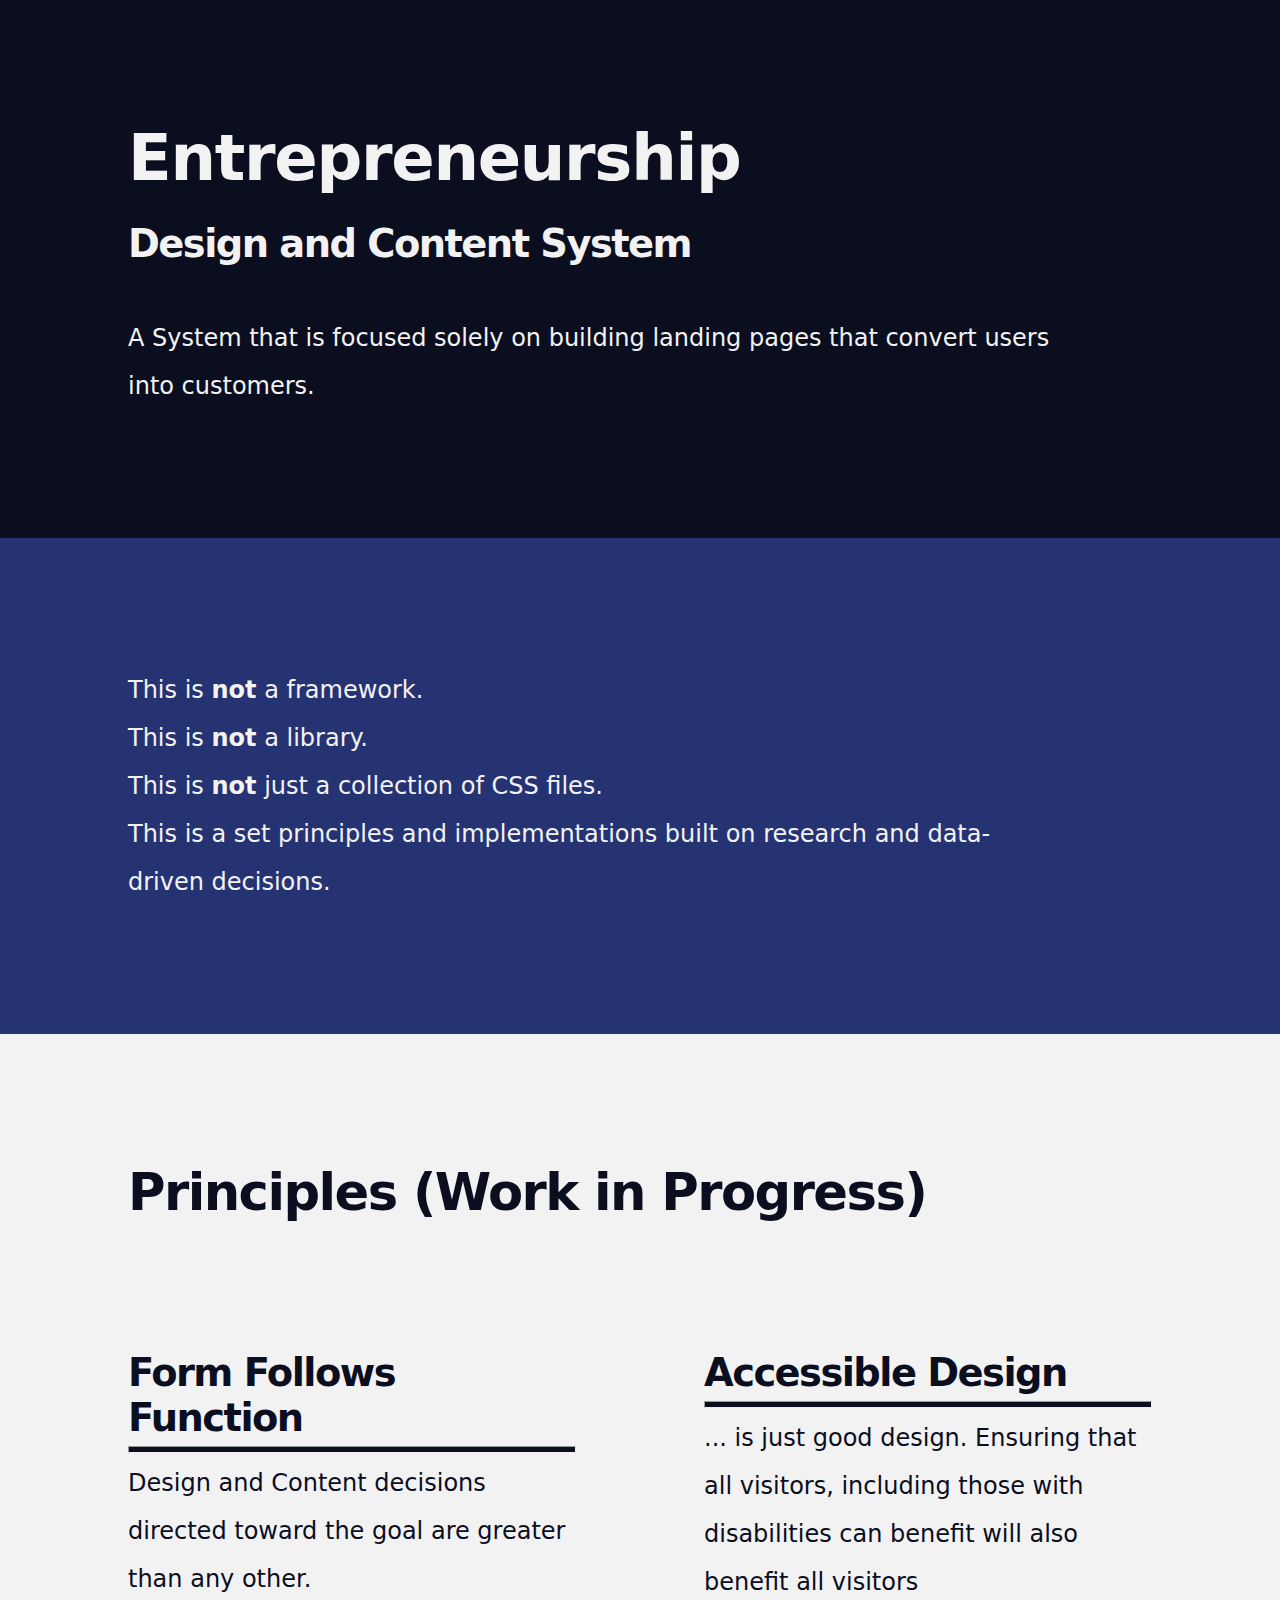
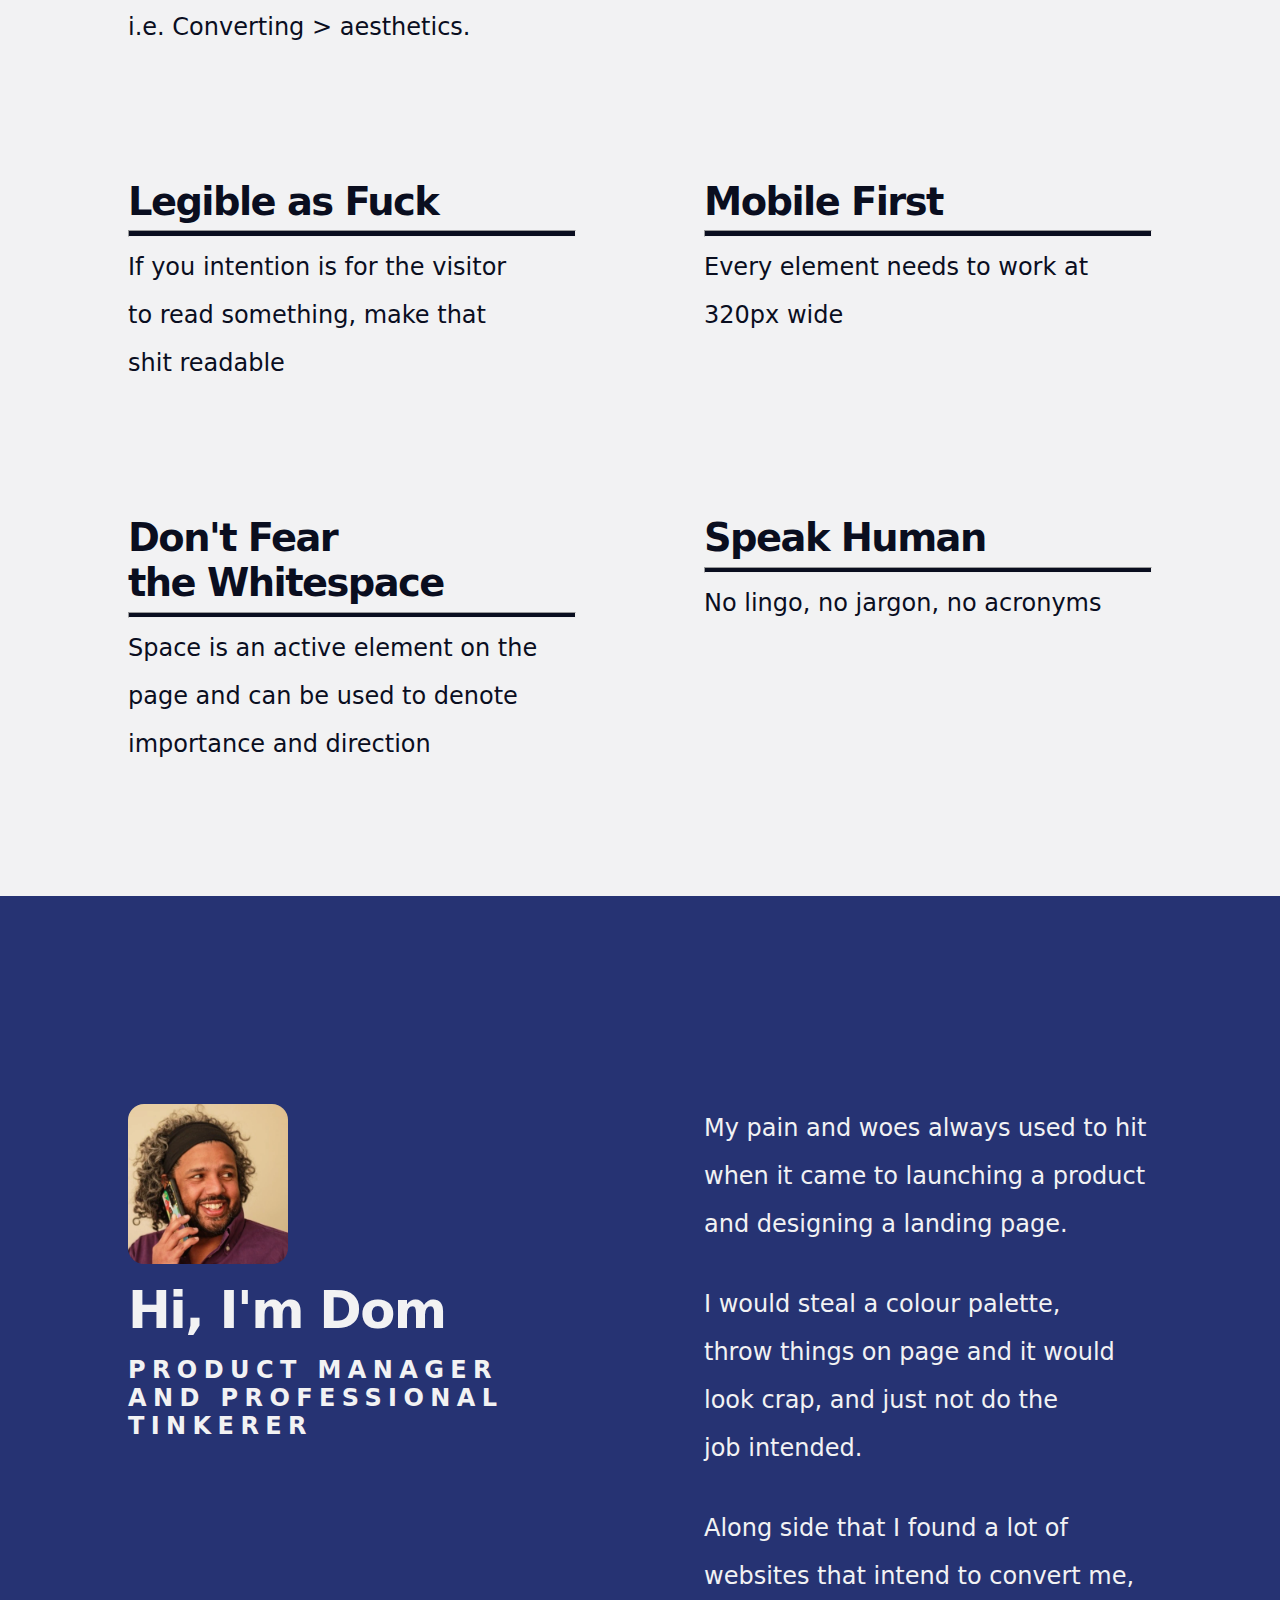
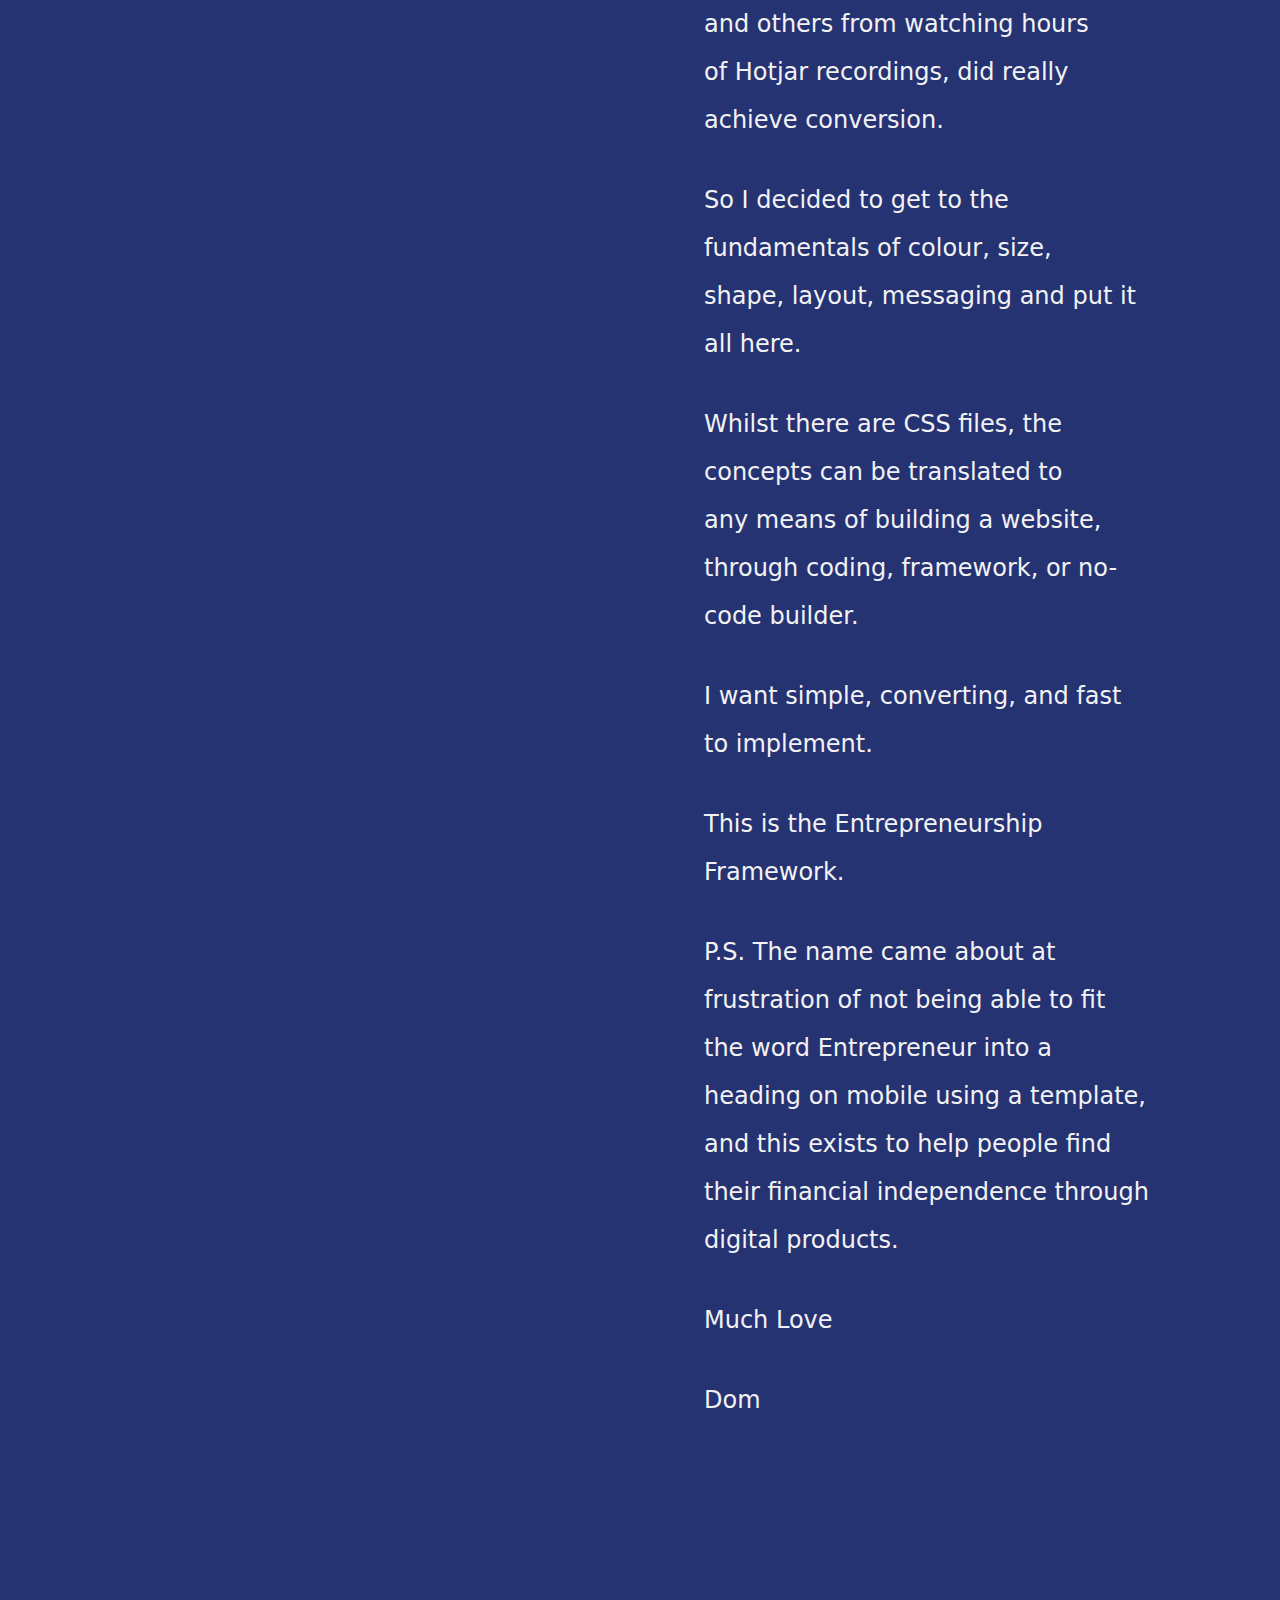
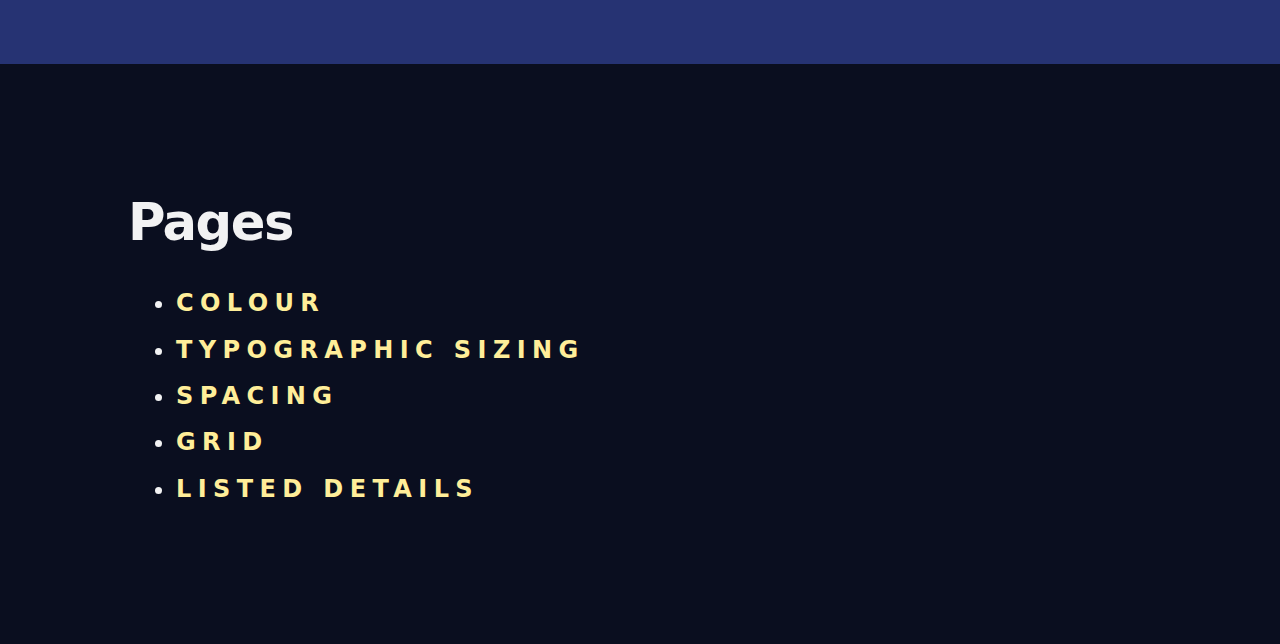
<file: public/index.html>
<!DOCTYPE html>
<html lang="en">
  <head>
    <meta charset="UTF-8" />
    <meta name="viewport" content="width=device-width, initial-scale=1.0" />
    <link rel="stylesheet" href="reset.css" />
    <link rel="stylesheet" href="colour.css" />
    <link rel="stylesheet" href="typography.css" />
    <link rel="stylesheet" href="layout.css" />
    <title>Entrepreneurship</title>
    <style></style>
  </head>
  <body>
    <section class="dark">
      <div class="component">
        <div class="sized-box-massive"></div>
        <h1 class="display">Entrepreneur<wbr />ship</h1>
        <div class="sized-box-medium"></div>
        <h3>Design and Content System</h3>
        <div class="sized-box-medium"></div>
        <div class="sized-box-small"></div>
        <p>
          A System that is focused solely on building landing pages that convert
          users into customers.
        </p>

        <div class="sized-box-massive"></div>
      </div>
    </section>
    <section class="primary">
      <div class="component">
        <div class="sized-box-massive"></div>
        <p>This is <strong>not</strong> a framework.</p>
        <p>This is <strong>not</strong> a library.</p>
        <p>This is <strong>not</strong> just a collection of CSS files.</p>
        <p>
          This is a set principles and implementations built on research and
          data-driven decisions.
        </p>
        <div class="sized-box-massive"></div>
      </div>
    </section>
    <section class="light">
      <div class="component">
        <div class="sized-box-massive"></div>
        <h2>Principles (Work in Progress)</h2>
        <div class="sized-box-massive"></div>
        <div class="grid">
          <div class="grid-item">
            <h3>Form Follows Function</h3>
            <hr />
            <p>
              Design and Content decisions directed toward the goal are greater
              than any other.
            </p>
            <p>i.e. Converting &gt; aesthetics.</p>
          </div>

          <div class="grid-item">
            <h3>Accessible Design</h3>
            <hr />
            <p>
              ... is just good design. Ensuring that all visitors, including
              those with disabilities can benefit will also benefit all visitors
            </p>
          </div>

          <div class="grid-item">
            <h3>Legible as Fuck</h3>
            <hr />
            <p>
              If you intention is for the visitor to read something, make that
              shit readable
            </p>
          </div>

          <div class="grid-item">
            <h3>Mobile First</h3>
            <hr />
            <p>Every element needs to work at 320px wide</p>
          </div>

          <div class="grid-item">
            <h3>Don't Fear the Whitespace</h3>
            <hr />
            <p>
              Space is an active element on the page and can be used to denote
              importance and direction
            </p>
          </div>

          <div class="grid-item">
            <h3>Speak Human</h3>
            <hr />
            <p>No lingo, no jargon, no acronyms</p>
          </div>
        </div>
        <div class="sized-box-massive"></div>
      </div>
    </section>
    <section class="primary">
      <div class="long-form letter">
        <div class="sized-box-massive"></div>
        <div class="grid">
          <div class="grid-item">
            <img
              src="me.webp"
              style="
                height: 10rem;
                -webkit-transform: scaleX(-1);
                transform: scaleX(-1);
              "
              alt="A picture of my face"
            />
            <div class="sized-box-small"></div>
            <h2>Hi, I'm Dom</h2>
            <div class="sized-box-small"></div>
            <h6>Product Manager and Professional Tinkerer</h6>
          </div>
          <div class="grid-items">
            <p>
              My pain and woes always used to hit when it came to launching a
              product and designing a landing page.
            </p>
            <p>
              I would steal a colour palette, throw things on page and it would
              look crap, and just not do the job intended.
            </p>
            <p>
              Along side that I found a lot of websites that intend to convert
              me, and others from watching hours of Hotjar recordings, did
              really achieve conversion.
            </p>
            <p>
              So I decided to get to the fundamentals of colour, size, shape,
              layout, messaging and put it all here.
            </p>
            <p>
              Whilst there are CSS files, the concepts can be translated to any
              means of building a website, through coding, framework, or no-code
              builder.
            </p>
            <p>I want simple, converting, and fast to implement.</p>
            <p>This is the Entrepreneurship Framework.</p>
            <p>
              P.S. The name came about at frustration of not being able to fit
              the word Entrepreneur into a heading on mobile using a template,
              and this exists to help people find their financial independence
              through digital products.
            </p>
            <p>Much Love</p>
            <p>Dom</p>
          </div>
        </div>
      </div>
      <div class="sized-box-massive"></div>
    </section>
    <section class="dark">
      <div class="component">
        <div class="sized-box-massive"></div>
        <h2>Pages</h2>
        <div class="sized-box-medium"></div>
        <h6>
          <ul>
            <li><a href="colour">Colour</a></li>
            <li><a href="typographic-sizing">Typographic Sizing</a></li>
            <li><a href="spacing">Spacing</a></li>
            <li><a href="grid">Grid</a></li>
            <li><a href="listed-details">Listed Details</a></li>
          </ul>
        </h6>
        <div class="sized-box-massive"></div>
      </div>
    </section>
  </body>
</html>
</file>
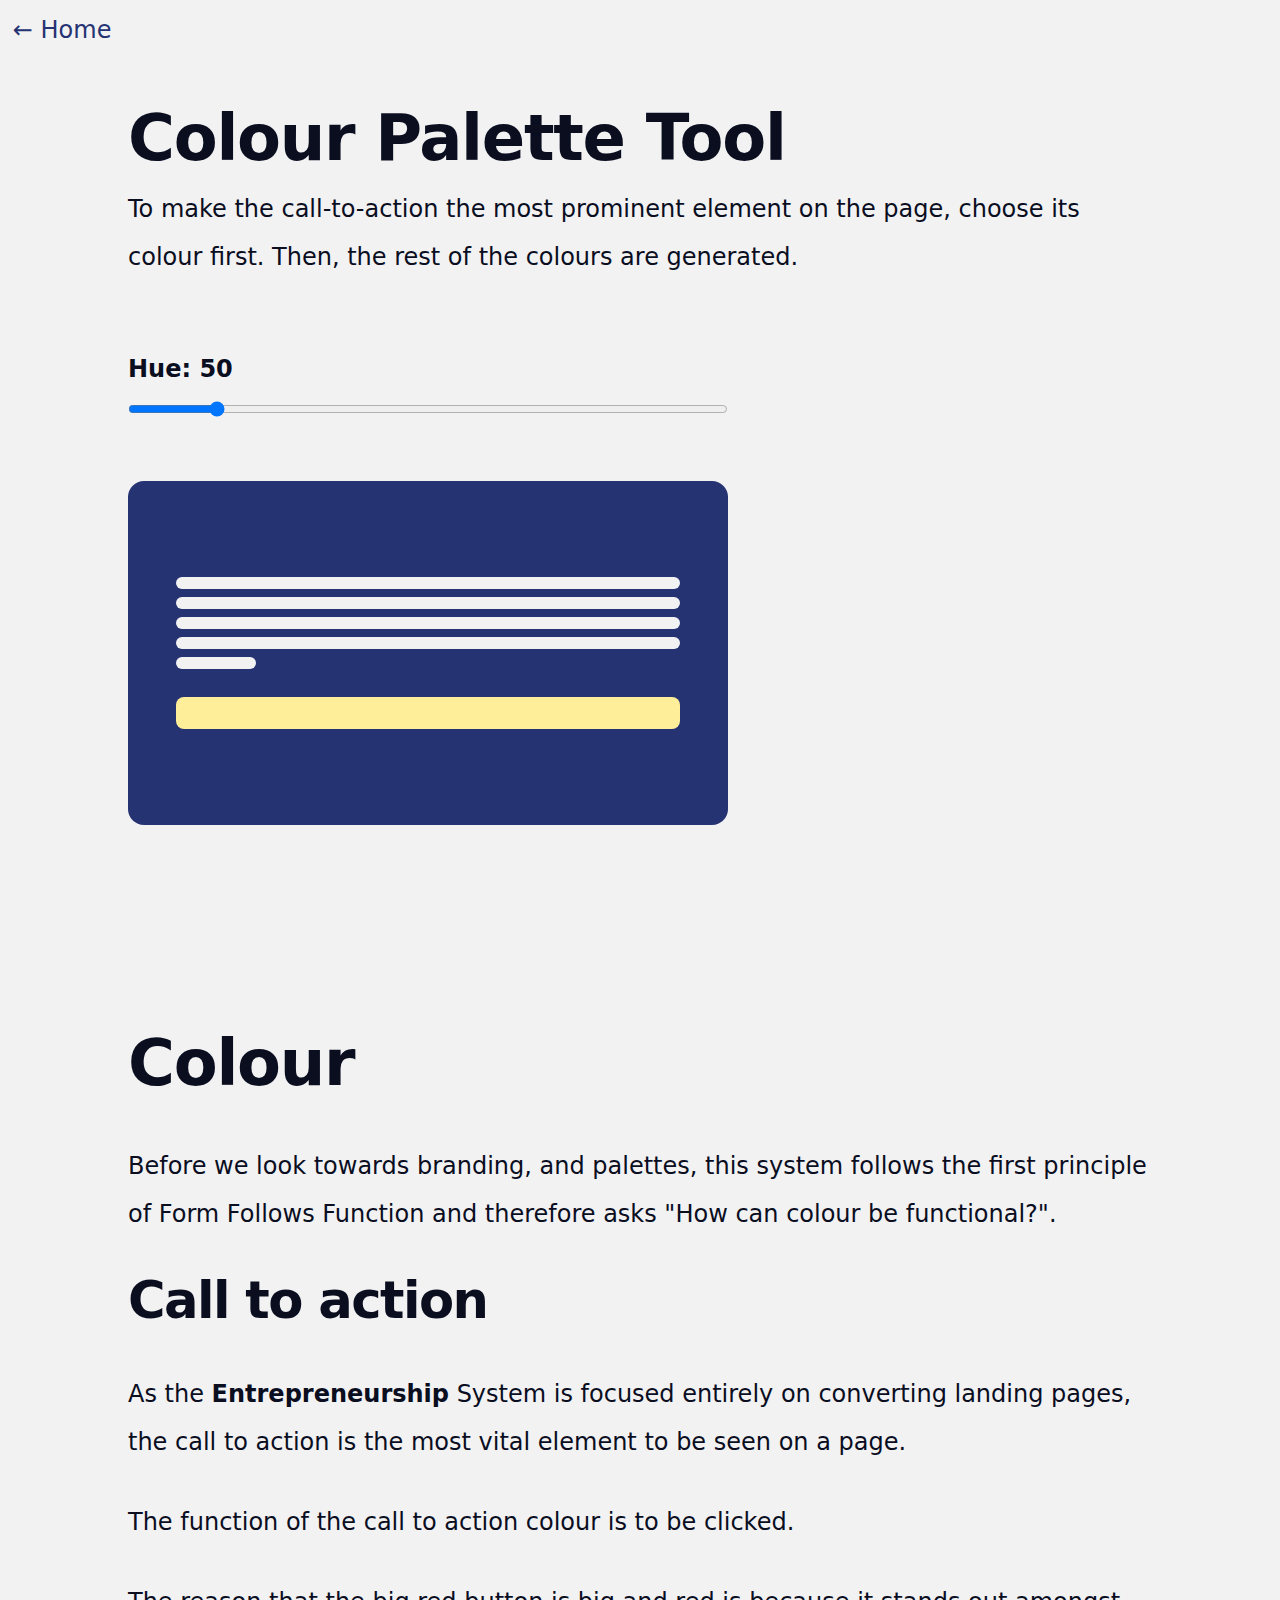
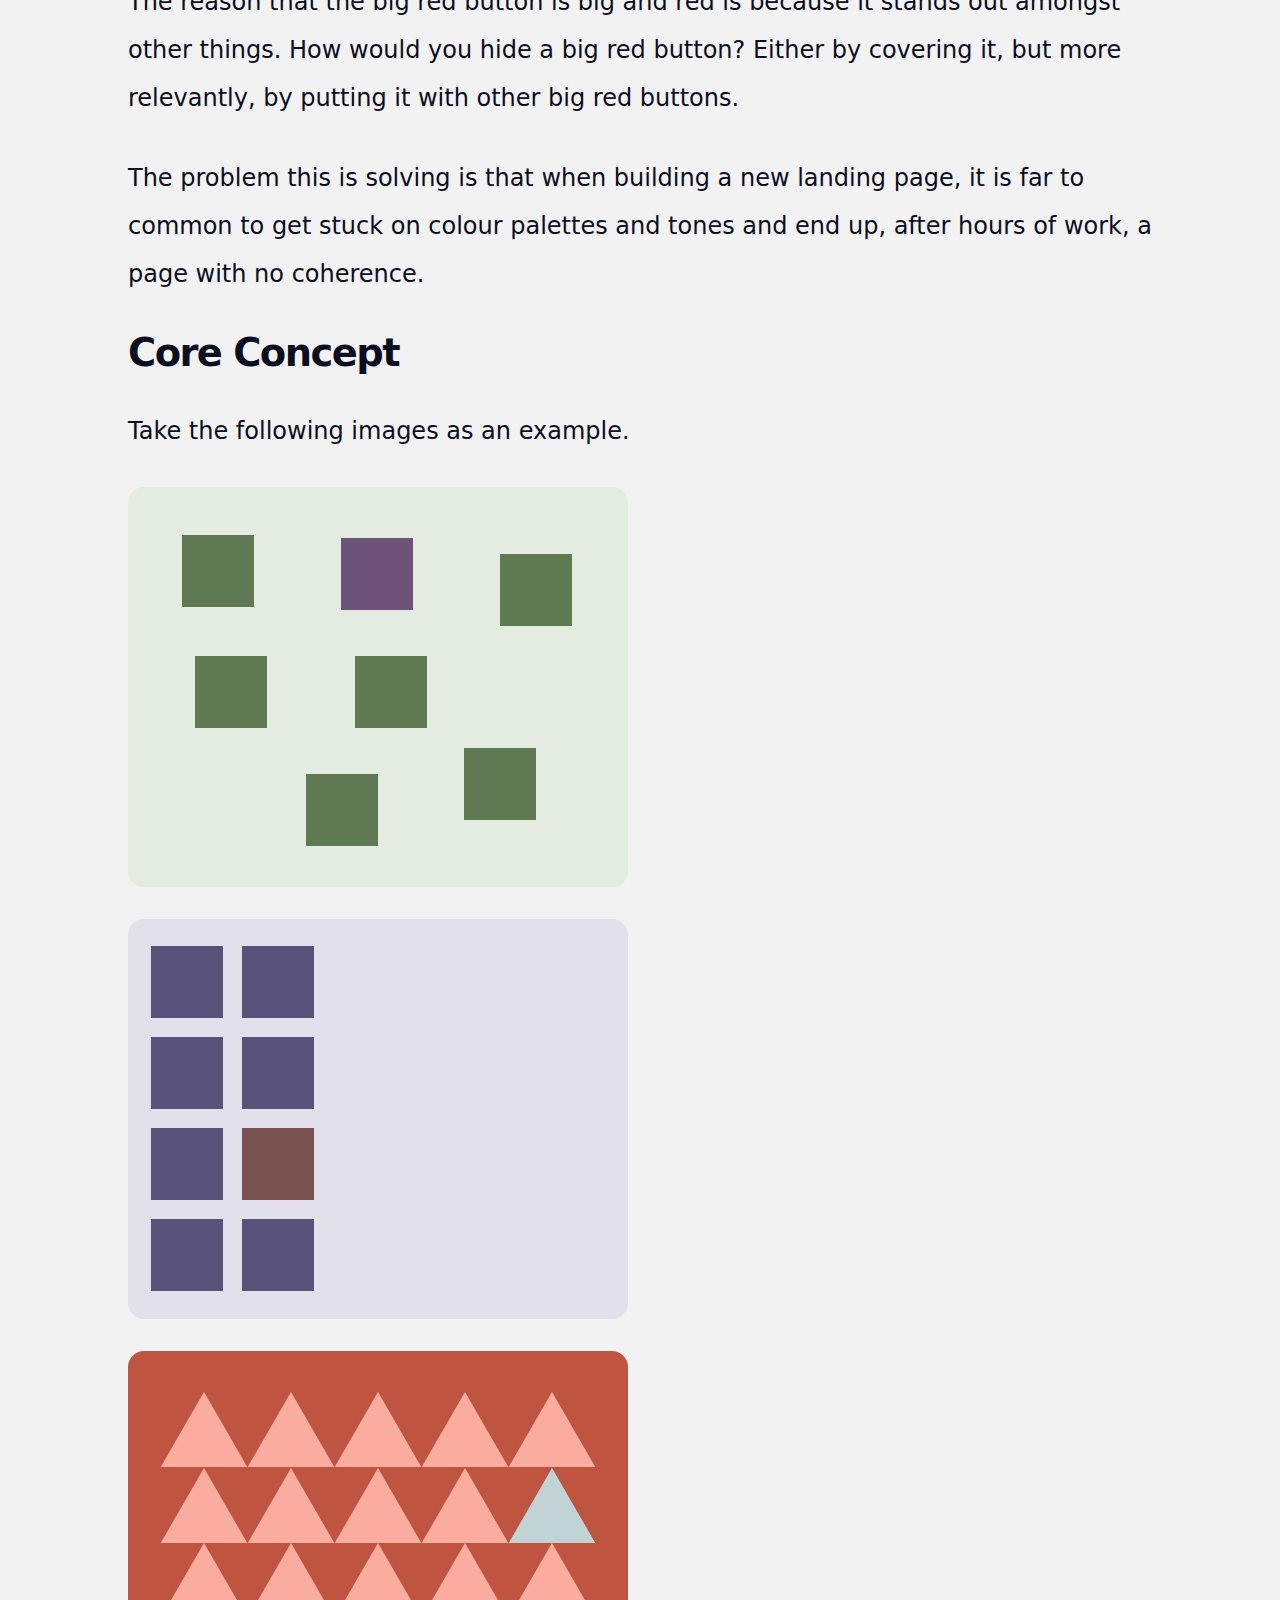
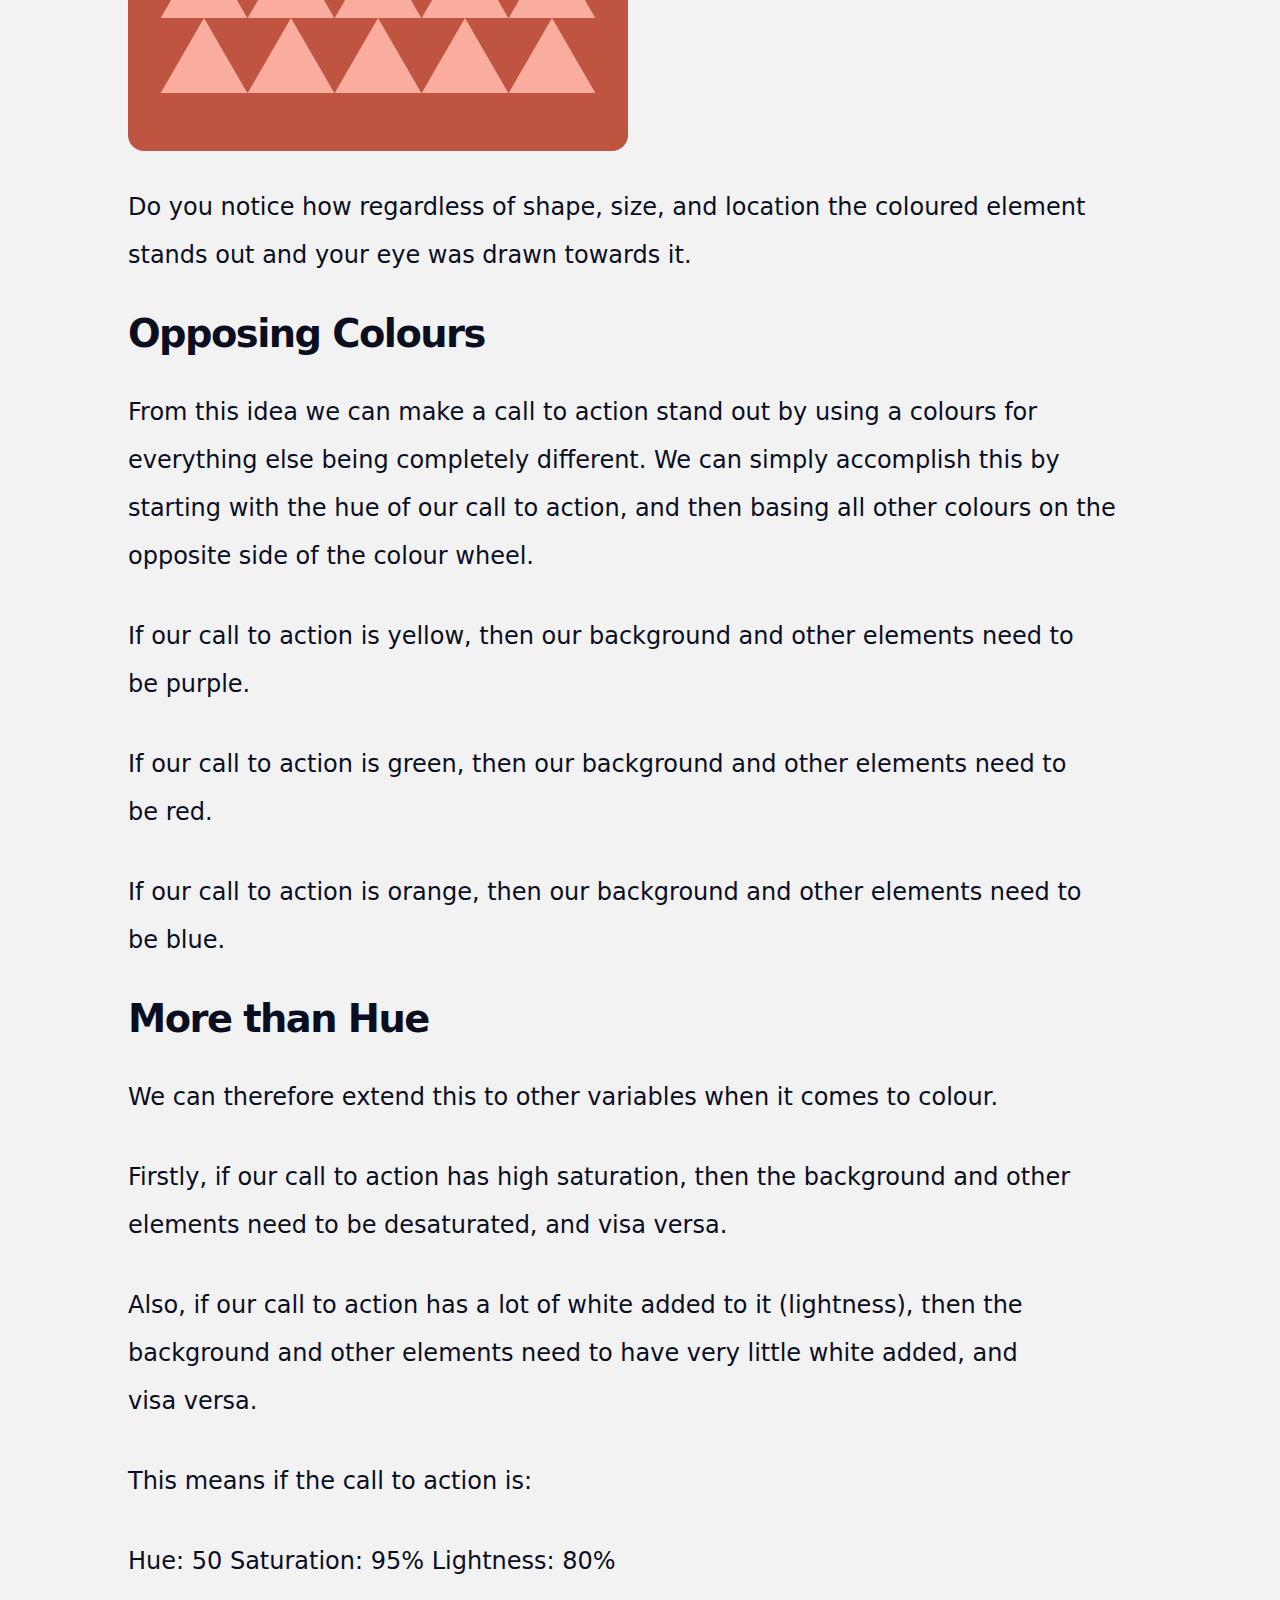
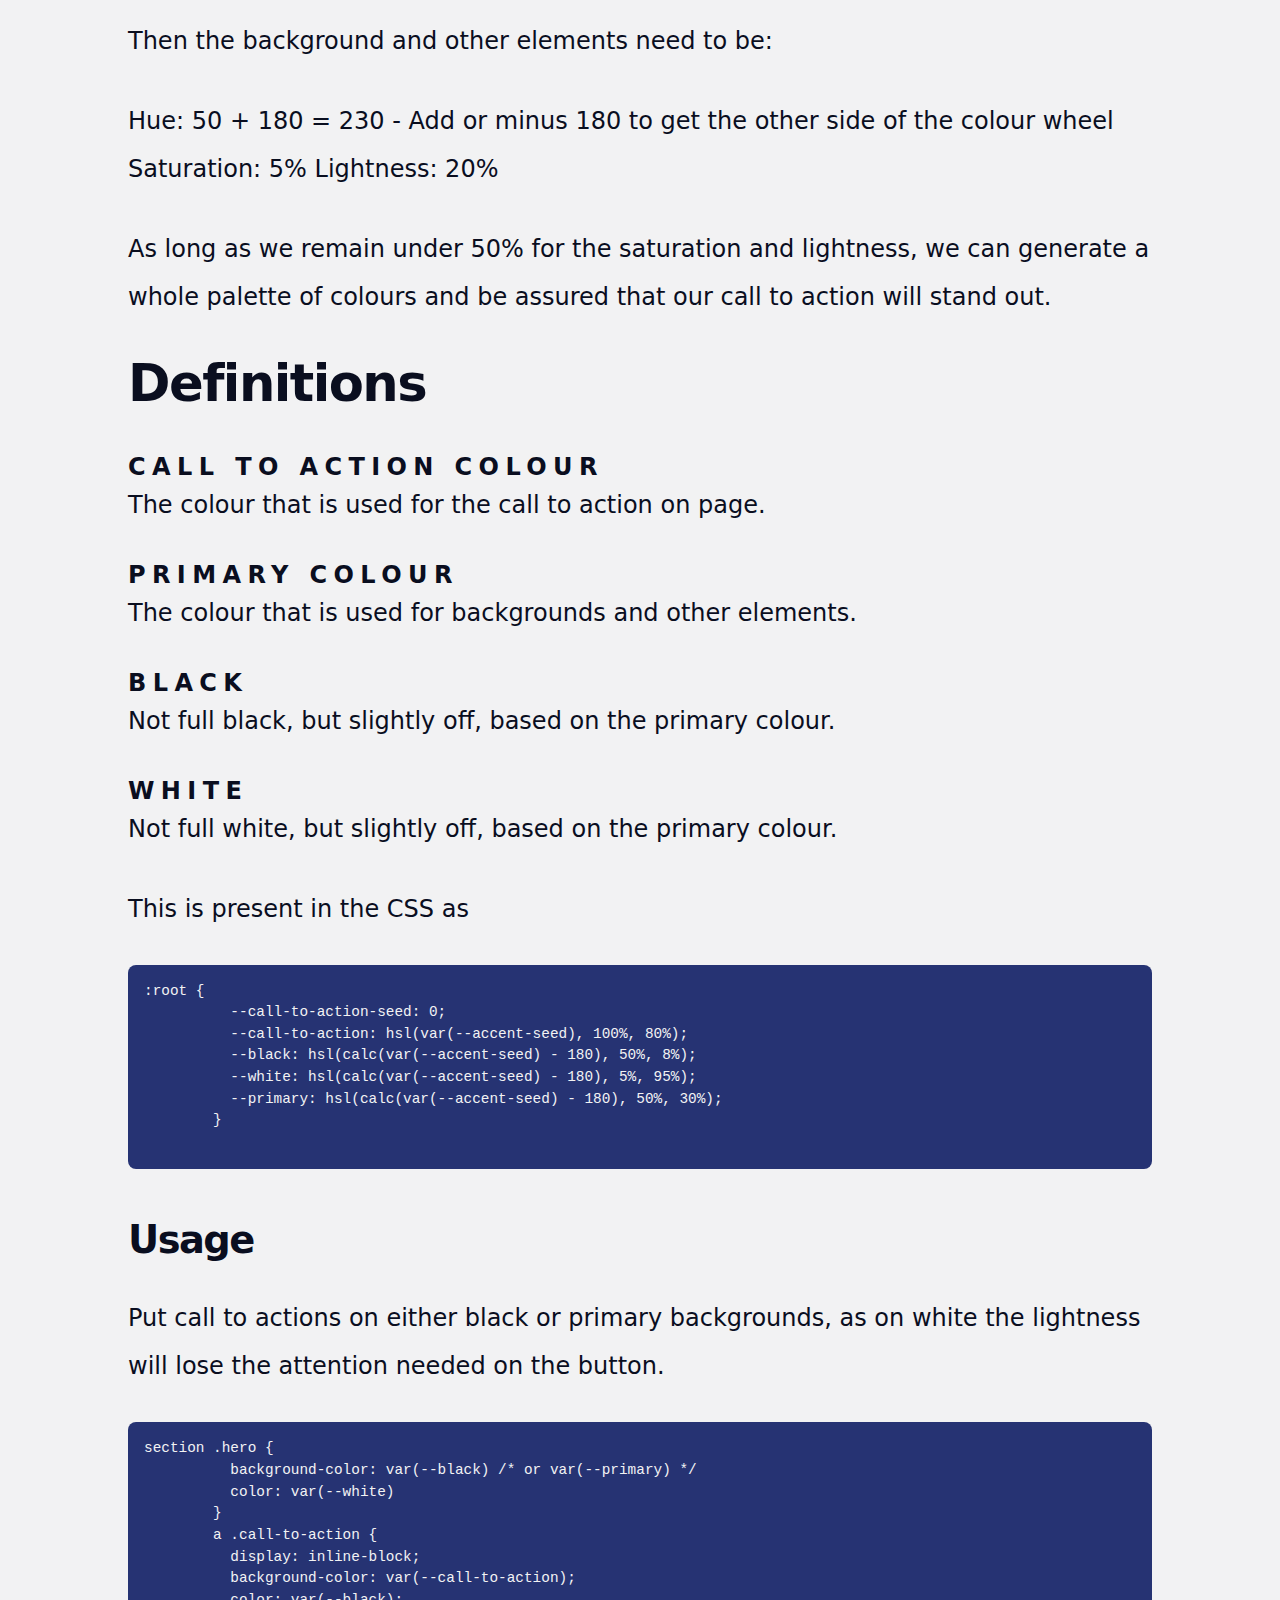
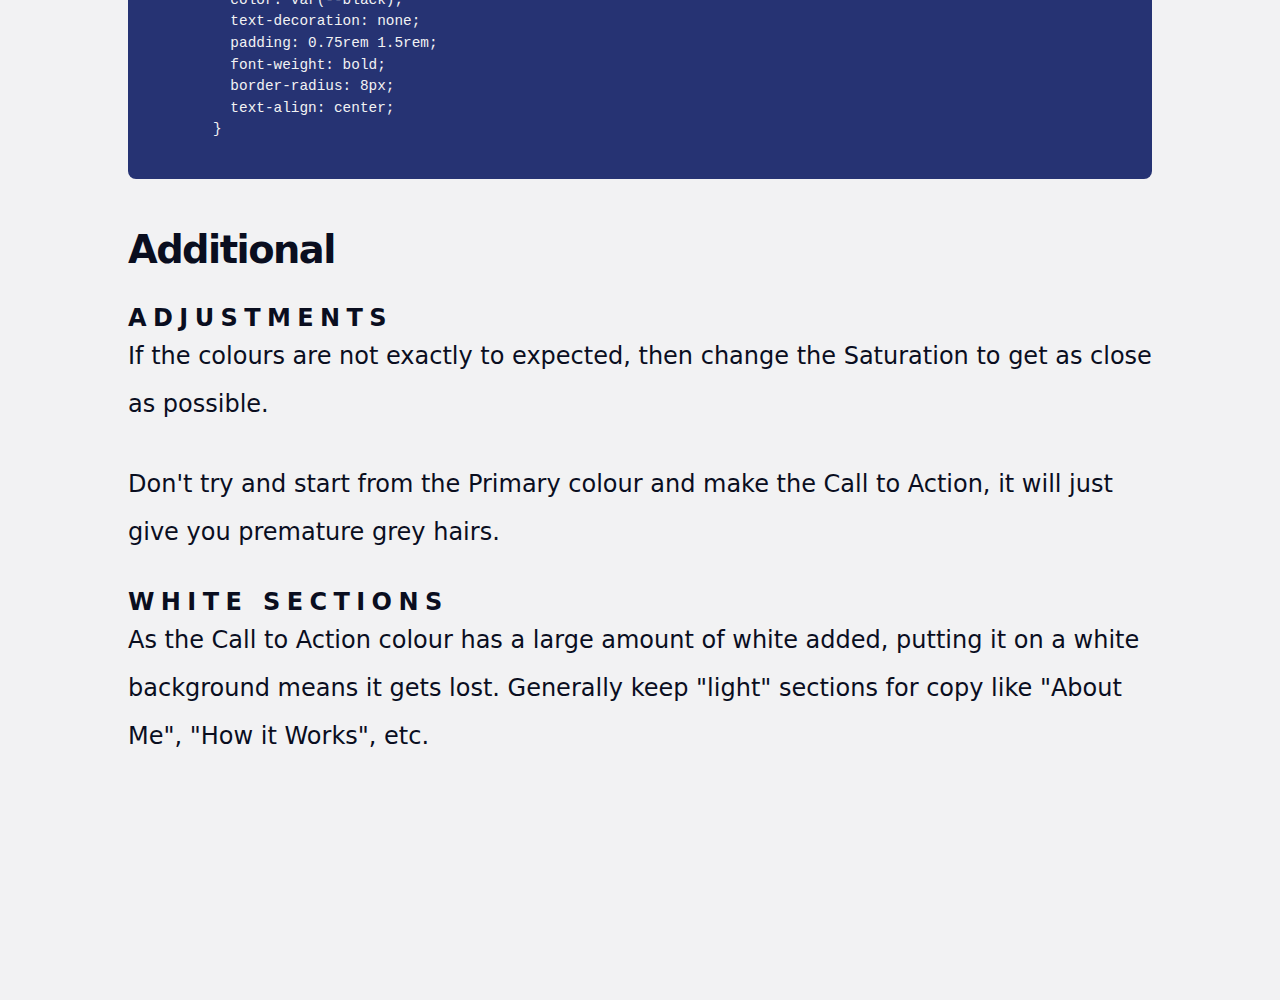
<file: public/colour/index.html>
<!DOCTYPE html>
<html>
  <head>
    <meta charset="UTF-8" />
    <meta name="viewport" content="width=device-width, initial-scale=1.0" />
    <link rel="stylesheet" href="../reset.css" />
    <link rel="stylesheet" href="../colour.css" />
    <link rel="stylesheet" href="../typography.css" />
    <link rel="stylesheet" href="../layout.css" />
    <title>Colour</title>
    <style>
      :root {
        --call-to-action-seed: 50;
        --call-to-action: hsl(var(--call-to-action-seed), 100%, 80%);
        --black: hsl(calc(var(--call-to-action-seed) - 180), 50%, 8%);
        --white: hsl(calc(var(--call-to-action-seed) - 180), 5%, 95%);
        --primary: hsl(calc(var(--call-to-action-seed) - 180), 50%, 30%);
        background-color: var(--white);
      }

      p {
        text-wrap: pretty;
      }

      img {
        margin-bottom: 2rem;
      }

      h6 {
        margin-bottom: 0rem;
        text-transform: uppercase;
      }
      .colour-tool {
        max-width: clamp(312px, 80vw, 1200px);
        margin: 0 auto;
        gap: 3rem;
        padding-top: 3rem;
        background-color: var(--white);
        color: var(--black);
      }

      .display-example {
        max-width: 600px;
        display: flex;
        flex-direction: column;
        justify-content: space-around;
        gap: 0.5rem;
        background-color: var(--primary);
        padding: 6rem 3rem;
        border-radius: 1rem;
      }

      .rectangle {
        height: 0.75rem;
        background-color: var(--white);
        border-radius: 1rem;
      }

      .example-call-to-action {
        height: 2rem;
        background-color: var(--call-to-action);
        border-radius: 0.5rem;
      }

      .slider-container {
        display: flex;
        flex-direction: column;
        align-items: start;
        gap: 0.5rem;
        max-width: 600px;
      }

      .slider-container label {
        font-weight: bold;
      }

      .slider-container input {
        width: 100%;
      }

      .controller h1 {
        margin-top: 0;
      }

      .spacer {
        height: 10rem;
      }

      /* Styling the code block */
      pre {
        background-color: var(--primary);
        color: var(--white);
        padding: 1rem;
        border-radius: 0.5rem;
        overflow-x: auto; /* Horizontal scrolling for long lines */
        font-family: "Fira Code", monospace;
        font-size: 0.9rem;
        line-height: 1.5;
        margin-bottom: 3rem;
      }

      code {
        display: block;
        color: var(--white);
      }

      /* Highlighting specific syntax */
      .language-css .token.property {
        color: #98c379; /* Properties */
      }

      .language-css .token.punctuation {
        color: #d19a66; /* Brackets, colons */
      }

      .language-css .token.function,
      .language-css .token.unit {
        color: #61afef; /* Functions and units */
      }

      .language-css .token.number {
        color: #d19a66; /* Numbers */
      }

      .language-css .token.variable {
        color: #c678dd; /* Variables */
      }
    </style>
  </head>
  <body>
    <section class="light">
      <div class="sized-box-small"></div>
      <a style="padding-left: 1vw; font-size: 1.5rem" href="/">&#8592; Home</a>
      <div class="sized-box-small"></div>
    </section>
    <div class="colour-tool">
      <div class="controller">
        <h1>Colour Palette Tool</h1>
        <div class="sized-box-small"></div>
        <p>
          To make the call-to-action the most prominent element on the page,
          choose its colour first. Then, the rest of the colours are generated.
        </p>
        <div class="sized-box-large"></div>
        <!-- Slider to control hue -->
        <div class="slider-container">
          <label for="hue-slider">Hue: <span id="hue-value">50</span></label>
          <input type="range" id="hue-slider" min="0" max="360" value="50" />
        </div>
      </div>
      <div class="sized-box-medium"></div>
      <div class="sized-box-small"></div>
      <div class="sized-box-small"></div>
      <div class="display-example">
        <div class="rectangle"></div>
        <div class="rectangle"></div>
        <div class="rectangle"></div>
        <div class="rectangle"></div>
        <div class="rectangle" style="width: 5rem"></div>
        <div class="rectangle" style="background-color: var(--primary)"></div>
        <div class="example-call-to-action"></div>
      </div>
    </div>
    <div class="sized-box-massive"></div>
    <section class="light">
      <div class="long-form">
        <h1>Colour</h1>
        <p>
          Before we look towards branding, and palettes, this system follows the
          first principle of <em>Form Follows Function</em> and therefore asks
          &quot;How can colour be functional?&quot;.
        </p>
        <h2>Call to action</h2>
        <p>
          As the <strong>Entrepreneurship</strong> System is focused entirely on
          converting landing pages, the call to action is the most vital element
          to be seen on a page.
        </p>
        <p>The function of the call to action colour is to be clicked.</p>
        <p>
          The reason that the big red button is big and red is because it stands
          out amongst other things. How would you hide a big red button? Either
          by covering it, but more relevantly, by putting it with other big red
          buttons.
        </p>
        <p>
          The problem this is solving is that when building a new landing page,
          it is far to common to get stuck on colour palettes and tones and end
          up, after hours of work, a page with no coherence.
        </p>
        <h3>Core Concept</h3>
        <p>Take the following images as an example.</p>
        <p>
          <img
            src="ColourExample1.png"
            alt="One purple square with many dark green square all on a light green background"
          />
        </p>
        <p>
          <img
            src="ColourExample2.png"
            alt="8 purple squares arranged in a grid but one is brown, all on a light purple background"
          />
        </p>
        <p>
          <img
            src="ColourExample3.png"
            alt="A grid of light orange triangles on a dark orange background, one of the triangles is light blue"
          />
        </p>
        <p>
          Do you notice how regardless of shape, size, and location the coloured
          element stands out and your eye was drawn towards it.
        </p>
        <h3>Opposing Colours</h3>
        <p>
          From this idea we can make a call to action stand out by using a
          colours for everything else being completely different. We can simply
          accomplish this by starting with the hue of our call to action, and
          then basing all other colours on the opposite side of the colour
          wheel.
        </p>
        <p>
          If our call to action is yellow, then our background and other
          elements need to be purple.
        </p>
        <p>
          If our call to action is green, then our background and other elements
          need to be red.
        </p>
        <p>
          If our call to action is orange, then our background and other
          elements need to be blue.
        </p>
        <h3>More than Hue</h3>
        <p>
          We can therefore extend this to other variables when it comes to
          colour.
        </p>
        <p>
          Firstly, if our call to action has high saturation, then the
          background and other elements need to be desaturated, and visa versa.
        </p>
        <p>
          Also, if our call to action has a lot of white added to it
          (lightness), then the background and other elements need to have very
          little white added, and visa versa.
        </p>
        <p>This means if the call to action is:</p>
        <p>Hue: 50 Saturation: 95% Lightness: 80%</p>
        <p>Then the background and other elements need to be:</p>
        <p>
          Hue: 50 + 180 = 230 - Add or minus 180 to get the other side of the
          colour wheel Saturation: 5% Lightness: 20%
        </p>
        <p>
          As long as we remain under 50% for the saturation and lightness, we
          can generate a whole palette of colours and be assured that our call
          to action will stand out.
        </p>
        <h2>Definitions</h2>
        <h6>Call to action colour</h6>
        <p>The colour that is used for the call to action on page.</p>
        <h6>Primary colour</h6>
        <p>The colour that is used for backgrounds and other elements.</p>
        <h6>Black</h6>
        <p>Not full black, but slightly off, based on the primary colour.</p>
        <h6>White</h6>
        <p>Not full white, but slightly off, based on the primary colour.</p>
        <p>This is present in the CSS as</p>
        <pre><code class="language-css">:root {
          --call-to-action-seed: 0;
          --call-to-action: hsl(var(--accent-seed), 100%, 80%);
          --black: hsl(calc(var(--accent-seed) - 180), 50%, 8%);
          --white: hsl(calc(var(--accent-seed) - 180), 5%, 95%);
          --primary: hsl(calc(var(--accent-seed) - 180), 50%, 30%);
        }
        </code></pre>
        <h3>Usage</h3>
        <p>
          Put call to actions on either black or primary backgrounds, as on
          white the lightness will lose the attention needed on the button.
        </p>
        <pre><code class="language-css">section .hero {
          background-color: var(--black) /* or var(--primary) */
          color: var(--white)
        }
        a .call-to-action {
          display: inline-block;
          background-color: var(--call-to-action);
          color: var(--black);
          text-decoration: none;
          padding: 0.75rem 1.5rem;
          font-weight: bold;
          border-radius: 8px;
          text-align: center;
        }
        </code></pre>
        <h3>Additional</h3>
        <h6>Adjustments</h6>
        <p>
          If the colours are not exactly to expected, then change the Saturation
          to get as close as possible.
        </p>
        <p>
          Don't try and start from the Primary colour and make the Call to
          Action, it will just give you premature grey hairs.
        </p>
        <h6>White Sections</h6>
        <p>
          As the Call to Action colour has a large amount of white added,
          putting it on a white background means it gets lost. Generally keep
          &quot;light&quot; sections for copy like &quot;About Me&quot;,
          &quot;How it Works&quot;, etc.
        </p>
      </div>
      <div class="sized-box-massive"></div>
    </section>
  </body>
  <script>
    const hueSlider = document.getElementById("hue-slider");
    const hueValue = document.getElementById("hue-value");

    // Update CSS variable and UI
    hueSlider.addEventListener("input", () => {
      const seedValue = hueSlider.value;
      document.documentElement.style.setProperty(
        "--call-to-action-seed",
        seedValue
      );
      hueValue.textContent = seedValue;
    });
  </script>
</html>
</file>
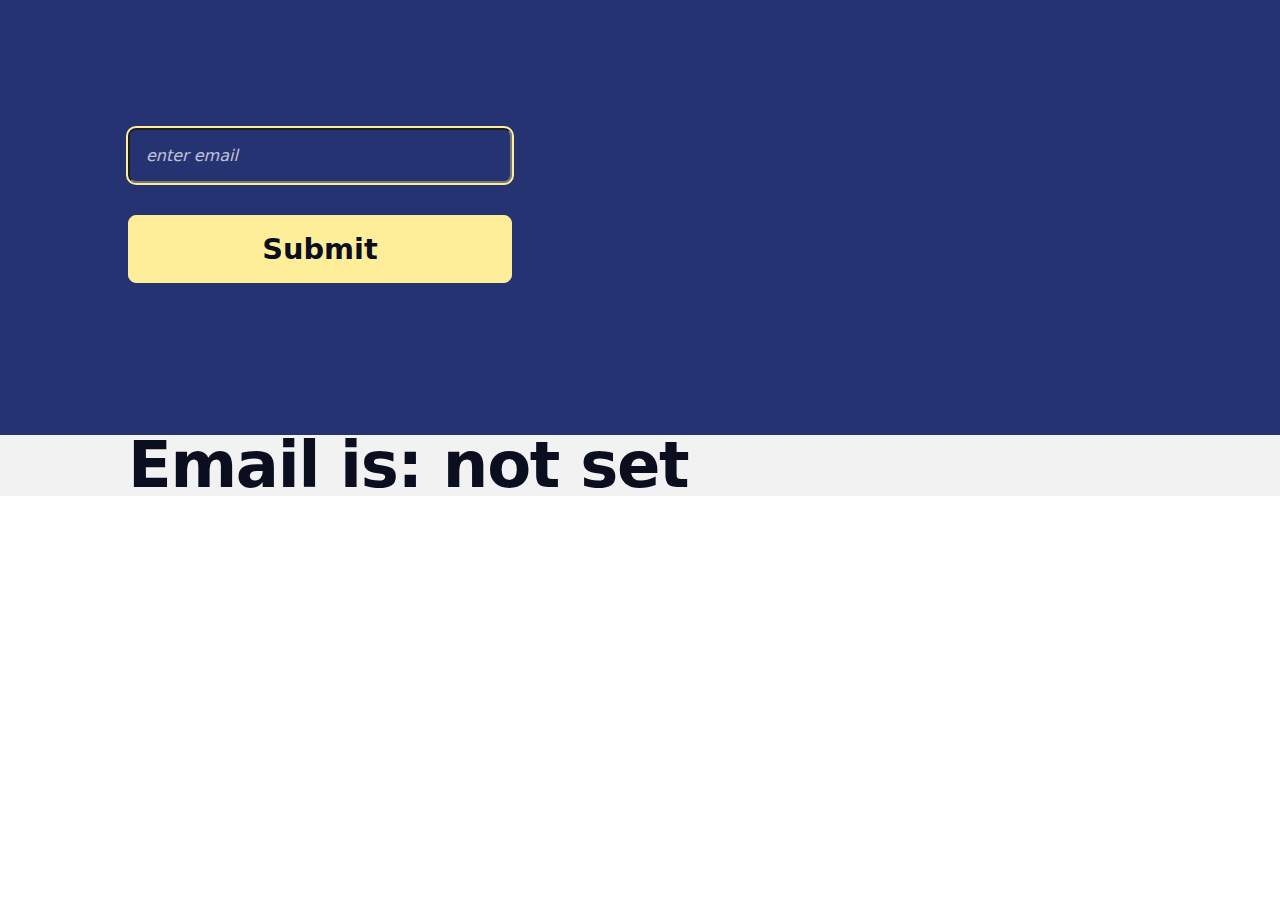
<file: public/forms/index.html>
<!DOCTYPE html>
<html lang="en">
  <head>
    <meta charset="UTF-8" />
    <meta name="viewport" content="width=device-width, initial-scale=1.0" />
    <title>Forms</title>
    <link rel="stylesheet" href="../reset.css" />
    <link rel="stylesheet" href="../colour.css" />
    <link rel="stylesheet" href="../typography.css" />
    <link rel="stylesheet" href="../layout.css" />
    <style>
      button {
        background-color: var(--call-to-action);
        color: var(--black);
        font-weight: bold;
        font-size: calc(1.2rem * var(--scaling-factor));
        padding: 1rem 2rem;
        border: 1px solid var(--call-to-action);
        border-radius: 0.5rem;
        cursor: pointer;
        transition: transform 0.2s ease-in;
      }

      button:hover {
        transform: scale(1.01);
      }

      button:active {
        transform: scale(0.99);
        background-color: var(--white);
      }

      .disabled-button {
        color: var(--white);
        background-color: var(--primary-color);
        pointer-events: none;
        opacity: 0.8;
        cursor: not-allowed;
        border: 1px solid var(--call-to-action);
      }

      /* Additional styles for input field */
      input[type="email"] {
        background-color: transparent;
        color: var(--white);
        outline: 2px solid var(--call-to-action);
        padding: 1rem;
        border-radius: 0.5rem;
      }

      .form-control::placeholder {
        color: var(--white);
        opacity: 0.75;
        font-style: italic;
      }

      form {
        display: flex;
        flex-direction: column;
        width: clamp(300px, 100%, 30vw);
        gap: 0.5rem;
      }

      .errorMessage {
        color: red;
        height: 1rem;
      }
    </style>
  </head>
  <body>
    <section class="primary">
      <div class="component">
        <div class="sized-box-massive"></div>
        <form enctype="multipart/form-data" id="sign-up">
          <!-- Text field -->
          <label for="email-field" style="display: none">email</label>
          <input
            type="email"
            id="email-field"
            class="form-control"
            placeholder="enter email"
          />
          <div class="sized-box-small"></div>
          <!-- Button -->
          <button type="submit" id="form-button"></button>
          <div class="errorMessage" id="error-message"></div>
        </form>
        <div class="sized-box-massive"></div>
      </div>
    </section>
    <section class="light">
      <div class="component">
        <h1>Email is: <span id="test-display"></span></h1>
      </div>
    </section>
    <script>
      // Store state of the app
      const appState = {
        email: "not set",
        error: "",
        buttonText: "Submit",
      };

      // Elements that listen to state changes
      const listeners = [];

      // Tell an element to listen
      function listen(callback) {
        listeners.push(callback);
      }

      // Tell listening elements to update themselves
      function notifyListeners() {
        listeners.forEach((callback) => {
          callback(appState);
        });
      }

      // Update the state of the app
      function setState(updater) {
        updater(appState);
        notifyListeners();
        console.log(appState);
      }

      // Initial State
      const emailDisplay = document.getElementById("test-display");
      const errorMessage = document.getElementById("error-message");
      const button = document.getElementById("form-button");

      listen((state) => {
        emailDisplay.textContent = state.email;
      });

      listen((state) => {
        errorMessage.textContent = state.error;
      });

      listen((state) => {
        button.textContent = state.buttonText;
      });

      notifyListeners();

      // User interaction to that updates state
      const form = document.getElementById("sign-up");
      const emailField = document.getElementById("email-field");

      form.addEventListener("submit", (event) => {
        event.preventDefault();
        const emailInput = emailField.value;
        if (emailInput !== "") {
          setState((state) => {
            state.error = "";
            state.email = emailInput;
            state.buttonText = "Submitting...";
          });
          setTimeout(() => {
            setState((state) => {
              state.buttonText = "Submitted";
              button.classList.add("disabled-button");
            });
          }, 2000);
        } else {
          setState((state) => {
            state.error = "Please enter an email";
          });
        }
      });
    </script>
  </body>
</html>
</file>
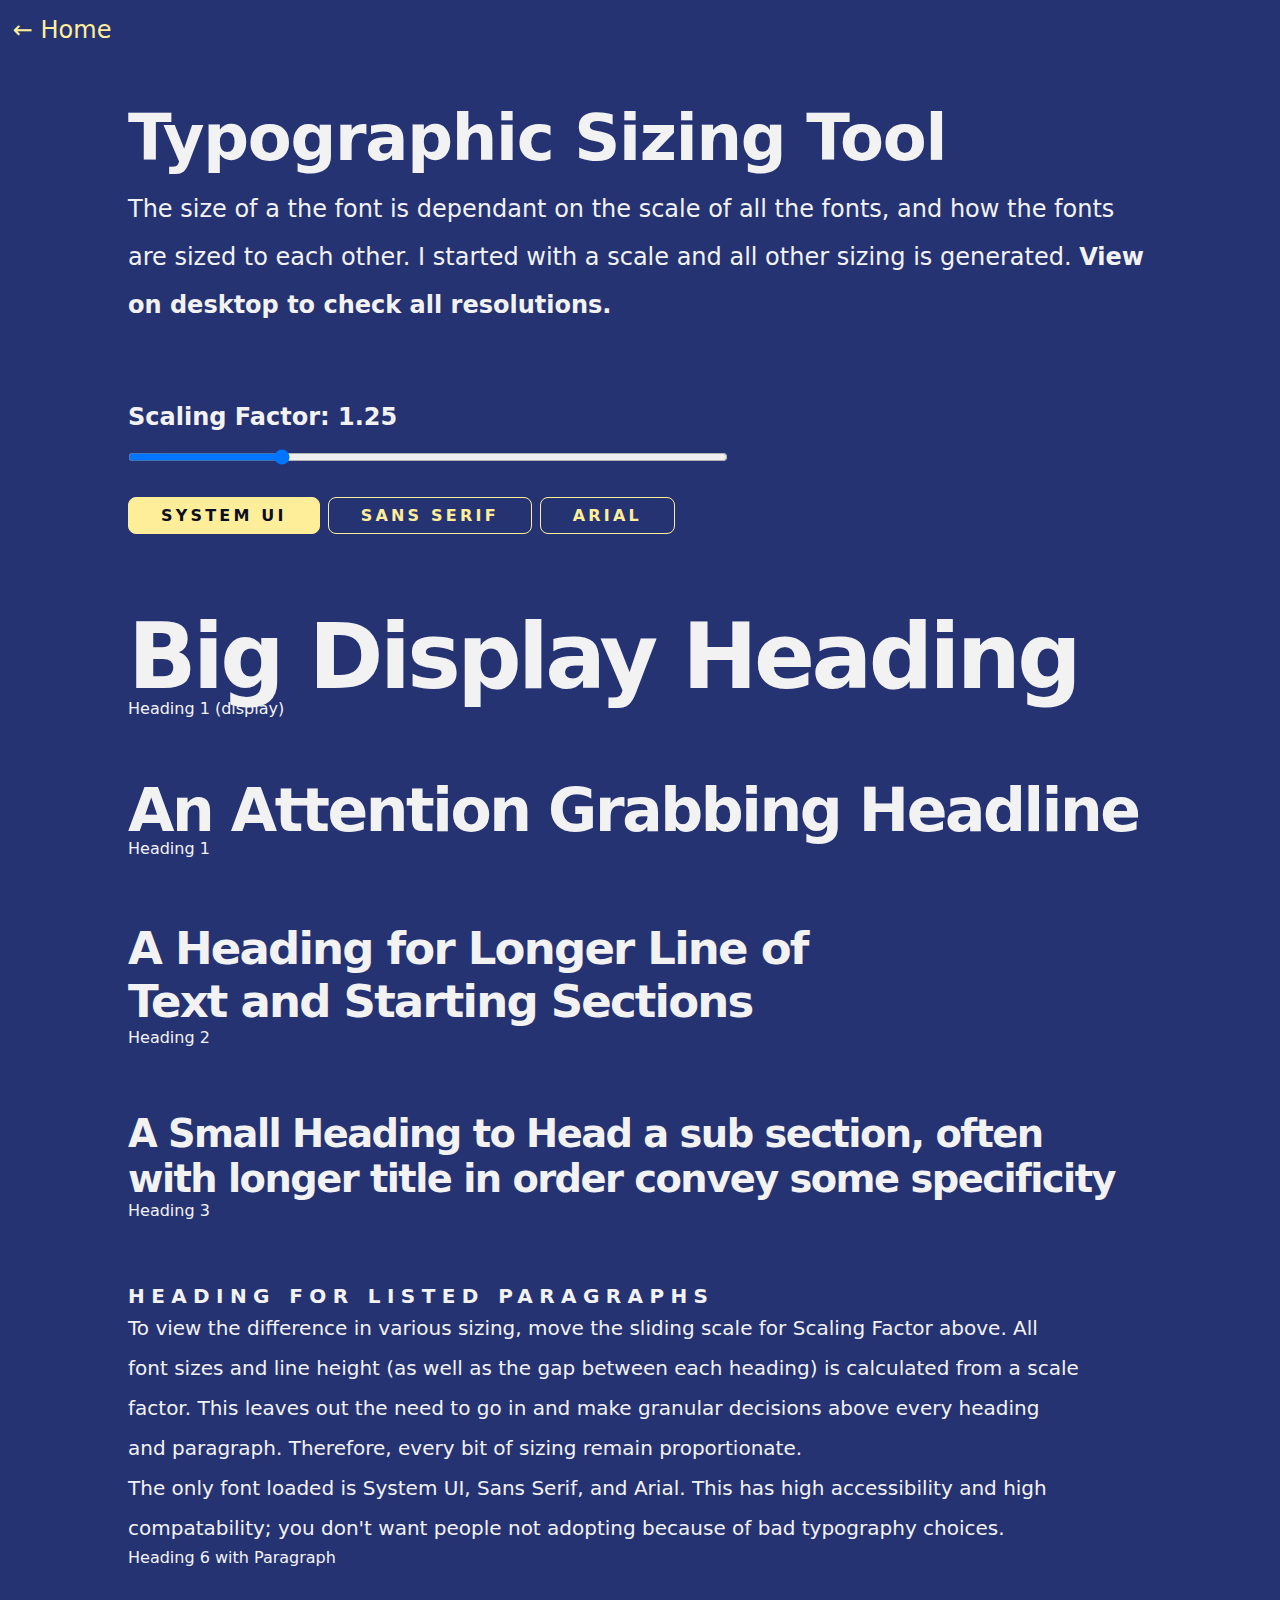
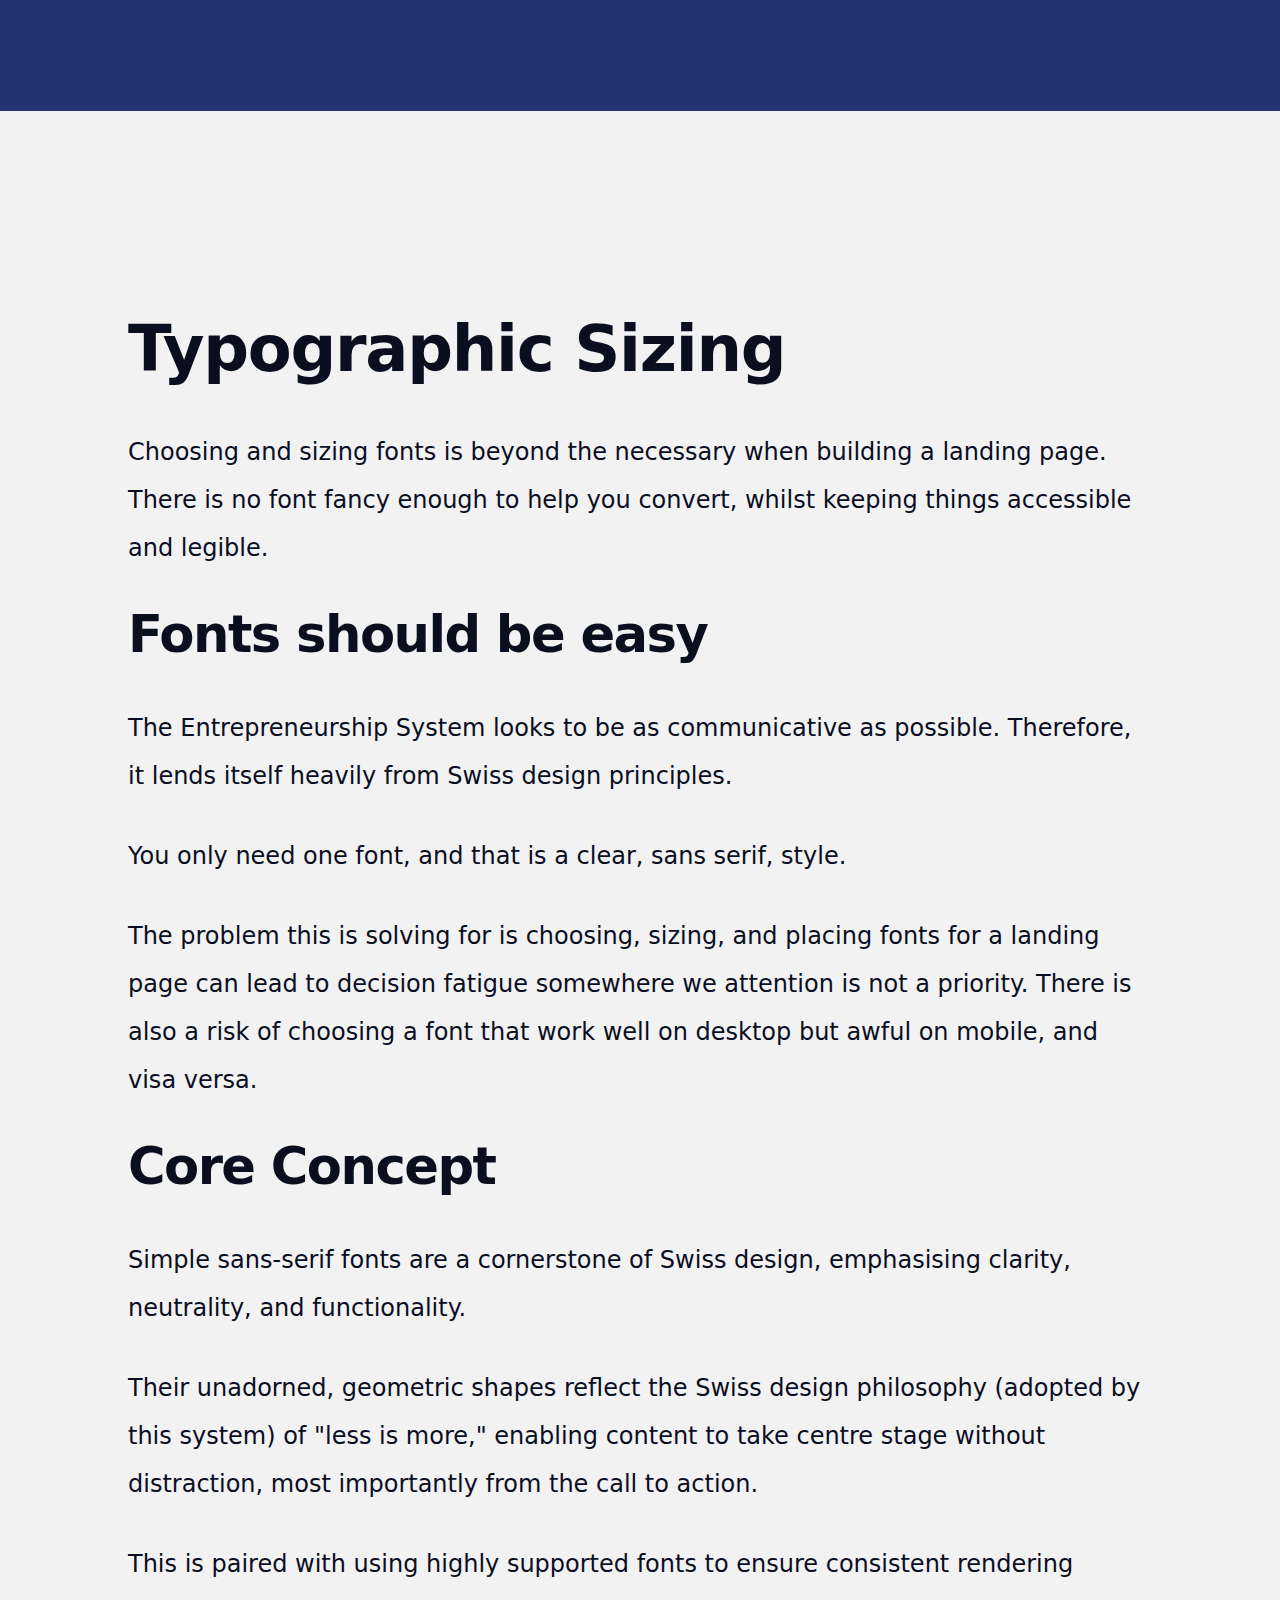
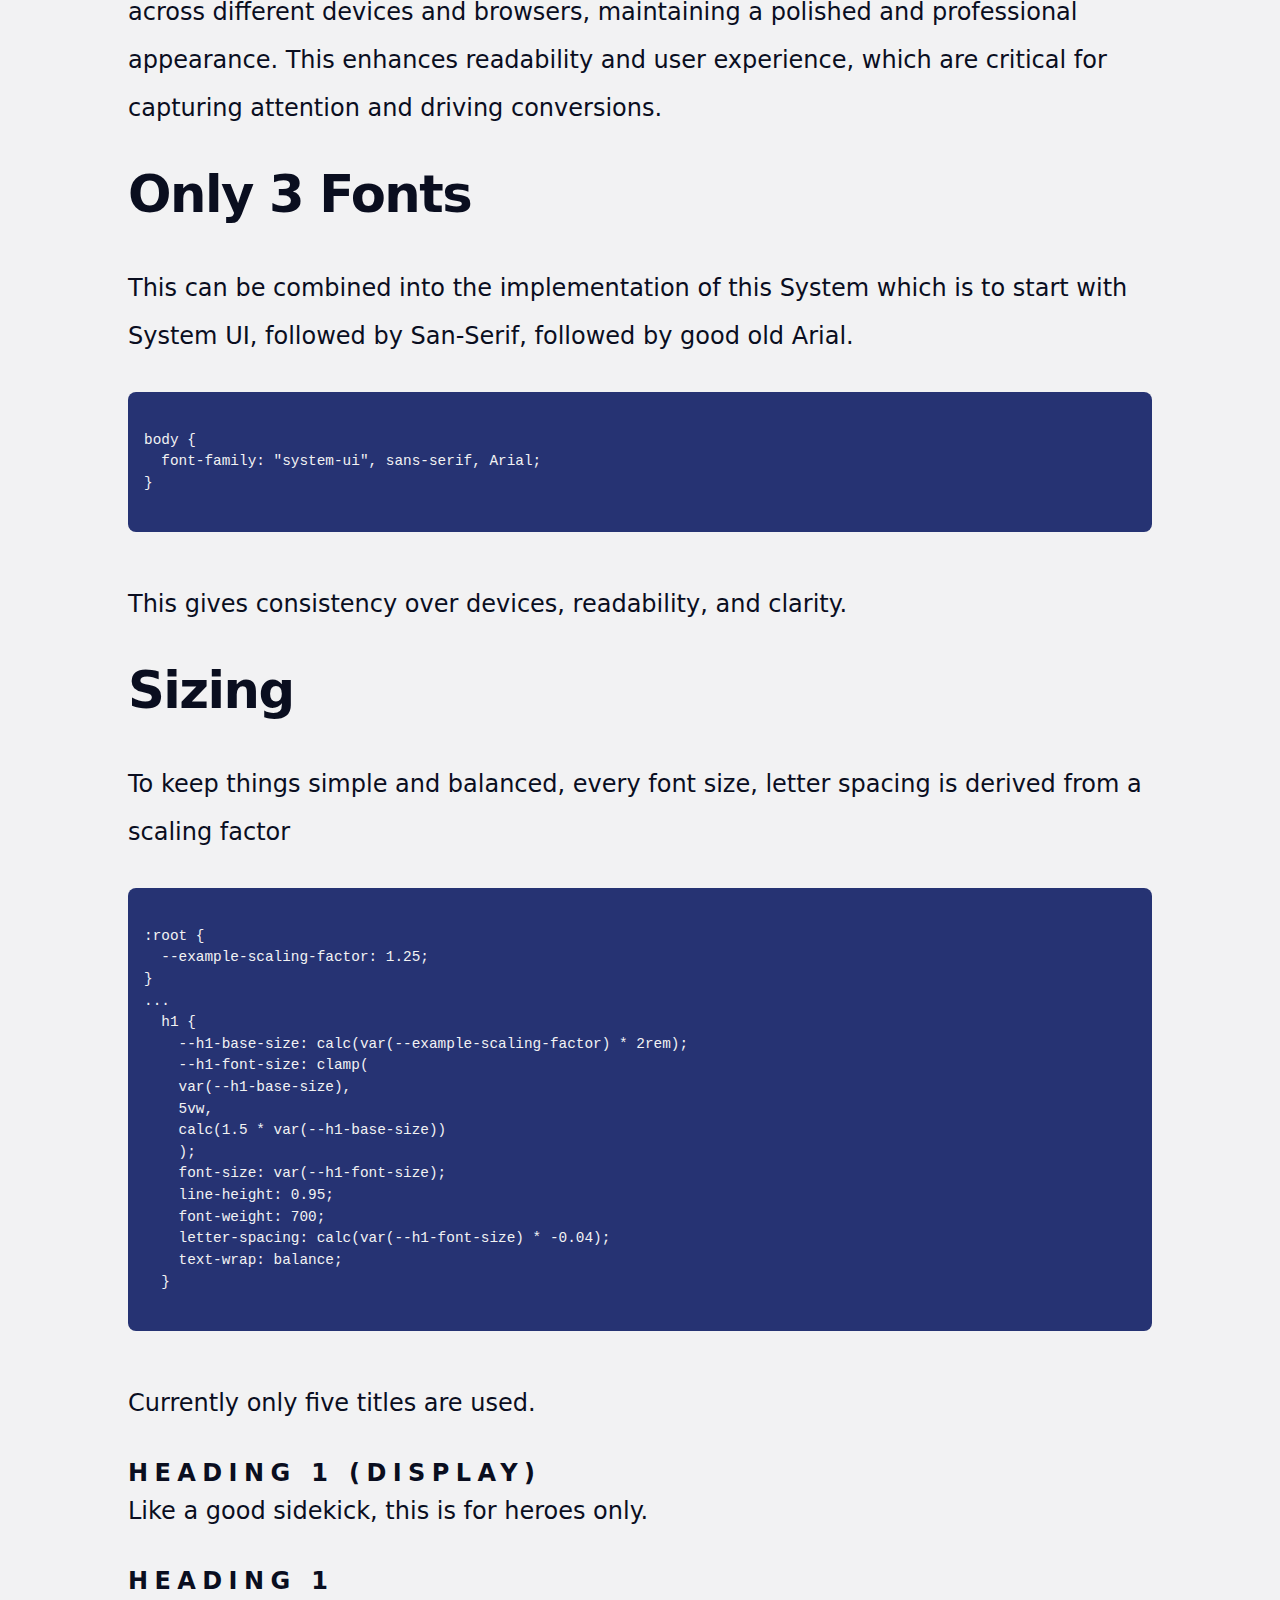
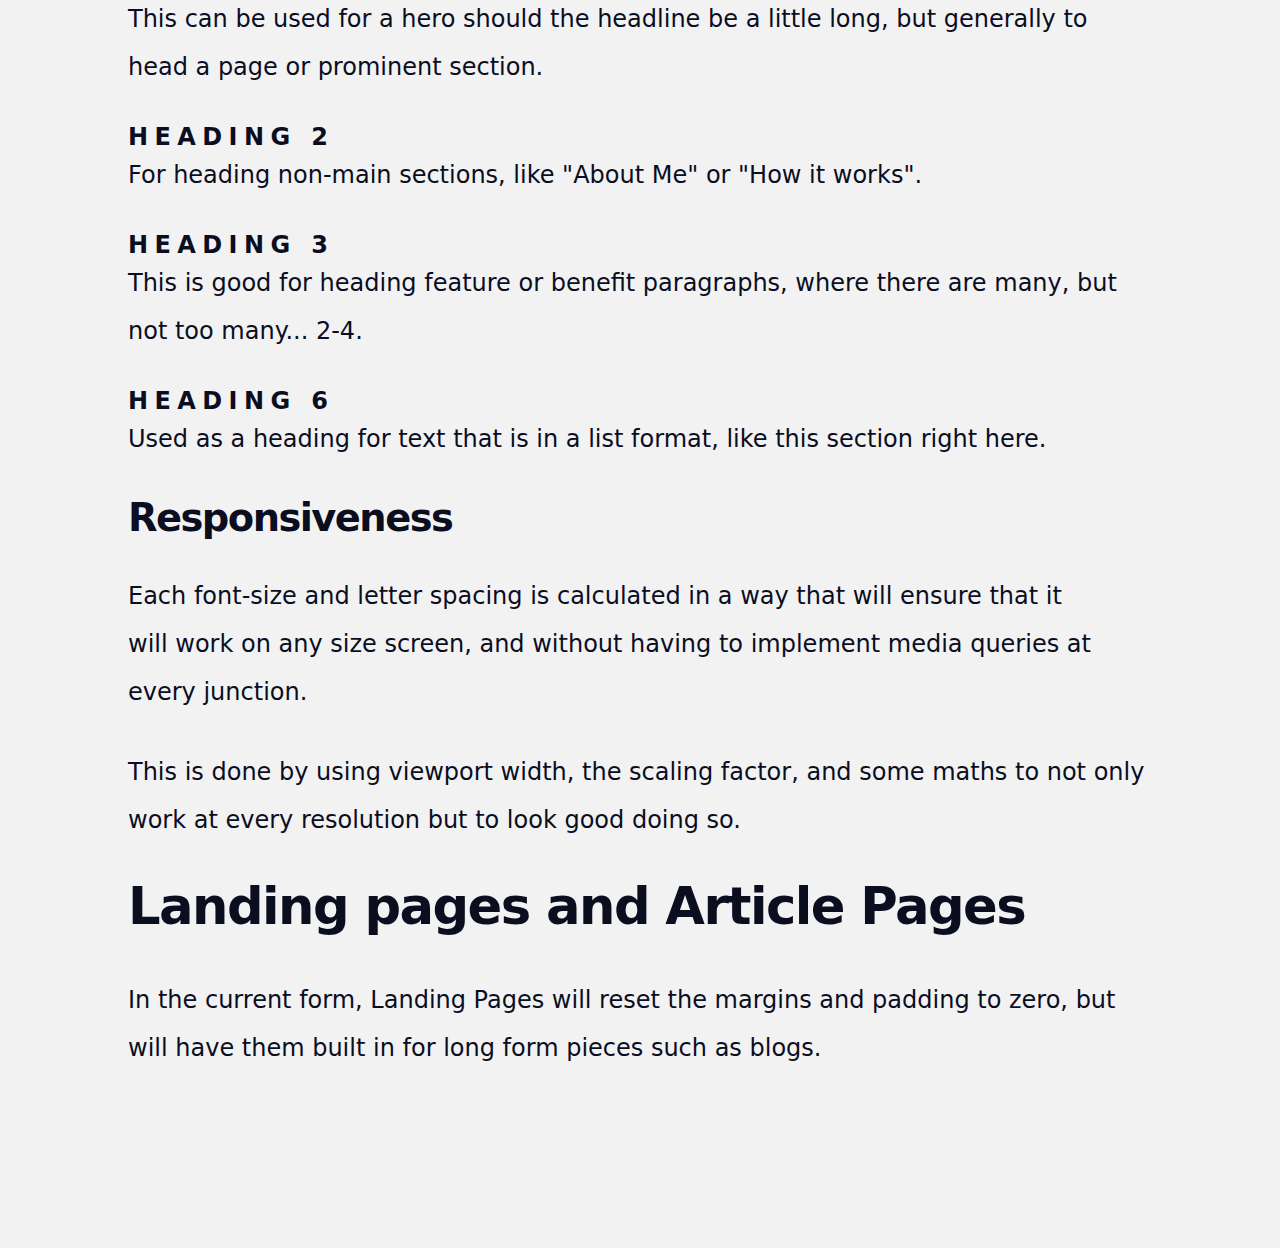
<file: public/typographic-sizing/index.html>
<!DOCTYPE html>
<html lang="en">
  <head>
    <meta charset="UTF-8" />
    <meta name="viewport" content="width=device-width, initial-scale=1.0" />
    <link rel="stylesheet" href="../reset.css" />
    <link rel="stylesheet" href="../colour.css" />
    <link rel="stylesheet" href="../typography.css" />
    <link rel="stylesheet" href="../layout.css" />

    <title>Typography Sizing</title>
    <style>
      :root {
        --example-scaling-factor: 1.25;
      }

      /* reset */
      .examples h1,
      .examples h2,
      .examples h3,
      .examples h4,
      .examples h5,
      .examples h6,
      .examples p {
        margin: 0;
        padding: 0;
        /* line-height: normal; */
        /* letter-spacing: normal; */
        /* font-weight: normal; */
      }

      .examples small {
        color: var(--accent);
      }

      .example .sized-box-small {
        height: calc(3rem * var(--example-scaling-factor));
      }

      .system-ui {
        font-family: system-ui;
      }

      .arial {
        font-family: Arial;
      }

      .sans-serif {
        font-family: sans-serif;
      }

      .examples .display {
        --display-base-size: calc(var(--example-scaling-factor) * 3rem);
        --display-font-size: clamp(
          var(--display-base-size),
          10vw,
          calc(1.5 * var(--display-base-size))
        );
        font-size: var(--display-font-size);
        line-height: 0.95;
        font-weight: 700;
        letter-spacing: calc(var(--display-font-size) * -0.04);
        text-wrap: balance;
        overflow-wrap: break-word;
      }

      .examples h1 {
        --h1-base-size: calc(var(--example-scaling-factor) * 2rem);
        --h1-font-size: clamp(
          var(--h1-base-size),
          5vw,
          calc(1.5 * var(--h1-base-size))
        );
        font-size: var(--h1-font-size);
        line-height: 0.95;
        font-weight: 700;
        letter-spacing: calc(var(--h1-font-size) * -0.04);
        text-wrap: balance;
      }
      .examples h2 {
        --h2-base-size: calc(var(--example-scaling-factor) * 1.5rem);
        --h2-font-size: clamp(
          var(--h2-base-size),
          4vw,
          calc(1.5 * var(--h2-base-size))
        );
        font-size: var(--h2-font-size);
        font-weight: 700;
        letter-spacing: calc(var(--h2-font-size) * -0.04);
        text-wrap: balance;
      }
      .example h3 {
        --h3-base-size: calc(var(--example-scaling-factor) * 1.25rem);
        --h3-font-size: clamp(
          var(--h3-base-size),
          3vw,
          calc(1.5 * var(--h3-base-size))
        );
        font-size: var(--h3-font-size);
        font-weight: 700;
        letter-spacing: calc(var(--h3-font-size) * -0.04);
      }
      .examples h6 {
        font-size: calc(1rem * var(--example-scaling-factor));
        text-transform: uppercase;
        font-weight: 700;
        letter-spacing: 0.4rem;
      }

      .examples p {
        font-size: calc(1rem * var(--example-scaling-factor));
        line-height: 2;
        max-width: 75ch;
      }

      section {
        display: none;
      }

      section.active {
        padding: 0;
        border: 0;
        margin: 0;
        display: block;
      }

      .examples {
        max-width: clamp(312px, 80vw, 1200px);
        margin: 0 auto;
      }

      /* Styling the code block */
      pre {
        background-color: var(--primary);
        color: var(--white);
        padding: 1rem;
        border-radius: 0.5rem;
        overflow-x: auto; /* Horizontal scrolling for long lines */
        font-family: "Fira Code", monospace;
        font-size: 0.9rem;
        line-height: 1.5;
        margin-bottom: 3rem;
      }

      code {
        display: block;
        color: var(--white);
      }

      /* Highlighting specific syntax */
      .language-css .token.property {
        color: #98c379; /* Properties */
      }

      .language-css .token.punctuation {
        color: #d19a66; /* Brackets, colons */
      }

      .language-css .token.function,
      .language-css .token.unit {
        color: #61afef; /* Functions and units */
      }

      .language-css .token.number {
        color: #d19a66; /* Numbers */
      }

      .language-css .token.variable {
        color: #c678dd; /* Variables */
      }

      .typographic-sizing-tool {
        max-width: clamp(312px, 80vw, 1200px);
        margin: 0 auto;
        gap: 3rem;
        padding-top: 3rem;
        color: var(--white);
      }

      .slider-container {
        display: flex;
        flex-direction: column;
        align-items: start;
        gap: 0.5rem;
        max-width: 600px;
      }

      .slider-container label {
        font-weight: bold;
      }

      .slider-container input {
        width: 100%;
      }

      button {
        background-color: var(--primary);
        padding: 0.5rem 2rem;
        font-weight: bold;
        color: var(--call-to-action);
        text-transform: uppercase;
        letter-spacing: 0.2rem;
        border-radius: 0.5rem;
        border: 1px solid var(--call-to-action);
      }

      button.active {
        background-color: var(--call-to-action);
        padding: 0.5rem 2rem;
        font-weight: bold;
        color: var(--black);
        text-transform: uppercase;
        letter-spacing: 0.2rem;
        border-radius: 0.5rem;
        border: 1px solid var(--call-to-action);
      }

      .tabs {
        display: flex;
        flex-wrap: wrap;
        gap: 0.5rem;
        margin: 1rem 0;
      }
    </style>
  </head>
  <body style="background-color: var(--primary)">
    <section class="primary" style="display: block; visibility: visible">
      <div class="sized-box-small"></div>
      <a style="padding-left: 1vw; font-size: 1.5rem" href="/">&#8592; Home</a>
      <div class="sized-box-small"></div>
    </section>
    <div class="typographic-sizing-tool">
      <div class="controller">
        <h1>Typographic Sizing Tool</h1>
        <div class="sized-box-small"></div>
        <p>
          The size of a the font is dependant on the scale of all the fonts, and
          how the fonts are sized to each other. I started with a scale and all
          other sizing is generated.
          <strong>View on desktop to check all resolutions.</strong>
        </p>
        <div class="sized-box-large"></div>
        <!-- Slider to control scale -->
        <div class="slider-container">
          <label for="hue-slider"
            >Scaling Factor: <span id="scalingValue">1.25</span></label
          >
          <input
            type="range"
            id="scalingSlider"
            min="1.0"
            max="2.0"
            step="0.01"
            value="1.25"
          />
        </div>
        <div class="sized-box-small"></div>
        <div class="tabs">
          <button class="tab-button active" data-target="system-ui">
            System UI
          </button>
          <button class="tab-button" data-target="sans-serif">
            Sans Serif
          </button>
          <button class="tab-button" data-target="arial">Arial</button>
        </div>
      </div>
    </div>
    <div class="sized-box-medium"></div>
    <div class="sized-box-small"></div>
    <div class="sized-box-small"></div>
    <div class="examples">
      <section id="system-ui" class="active primary">
        <div class="system-ui">
          <h1 class="display">Big Display Heading</h1>
          <small>Heading 1 (display)</small>
          <div class="sized-box-large"></div>
          <h1>An Attention Grabbing Headline</h1>
          <small>Heading 1</small>
          <div class="sized-box-large"></div>
          <h2>A Heading for Longer Line of Text and Starting Sections</h2>
          <small>Heading 2</small>
          <div class="sized-box-large"></div>
          <h3>
            A Small Heading to Head a sub section, often with longer title in
            order convey some specificity
          </h3>
          <small>Heading 3</small>
          <div class="sized-box-large"></div>

          <h6>Heading for Listed Paragraphs</h6>
          <p>
            To view the difference in various sizing, move the sliding scale for
            Scaling Factor above. All font sizes and line height (as well as the
            gap between each heading) is calculated from a scale factor. This
            leaves out the need to go in and make granular decisions above every
            heading and paragraph. Therefore, every bit of sizing remain
            proportionate.
          </p>
          <p>
            The only font loaded is System UI, Sans Serif, and Arial. This has
            high accessibility and high compatability; you don't want people not
            adopting because of bad typography choices.
          </p>
          <small>Heading 6 with Paragraph</small>
        </div>
      </section>
      <section id="arial" class="primary">
        <div class="arial">
          <h1 class="display">Big Display Heading</h1>
          <small>Heading 1 (display)</small>
          <div class="sized-box-large"></div>
          <h1>An Attention Grabbing Headline</h1>
          <small>Heading 1</small>
          <div class="sized-box-large"></div>
          <h2>A Heading for Longer Line of Text and Starting Sections</h2>
          <small>Heading 2</small>
          <div class="sized-box-large"></div>
          <h3>
            A Small Heading to Head a sub section, often with longer title in
            order convey some specificity
          </h3>
          <small>Heading 3</small>
          <div class="sized-box-large"></div>

          <h6>Heading for Listed Paragraphs</h6>
          <p>
            To view the difference in various sizing, move the sliding scale for
            Scaling Factor above. All font sizes and line height (as well as the
            gap between each heading) is calculated from a scale factor. This
            leaves out the need to go in and make granular decisions above every
            heading and paragraph. Therefore, every bit of sizing remain
            proportionate.
          </p>
          <p>
            The only font loaded is System UI, Sans Serif, and Arial. This has
            high accessibility and high compatability; you don't want people not
            adopting because of bad typography choices.
          </p>
          <small>Heading 6 with Paragraph</small>
        </div>
      </section>
      <section id="sans-serif" class="primary">
        <div class="sans-serif">
          <h1 class="display">Big Display Heading</h1>
          <small>Heading 1 (display)</small>
          <div class="sized-box-large"></div>
          <h1>An Attention Grabbing Headline</h1>
          <small>Heading 1</small>
          <div class="sized-box-large"></div>
          <h2>A Heading for Longer Line of Text and Starting Sections</h2>
          <small>Heading 2</small>
          <div class="sized-box-large"></div>
          <h3>
            A Small Heading to Head a sub section, often with longer title in
            order convey some specificity
          </h3>
          <small>Heading 3</small>
          <div class="sized-box-large"></div>

          <h6>Heading for Listed Paragraphs</h6>
          <p>
            To view the difference in various sizing, move the sliding scale for
            Scaling Factor above. All font sizes and line height (as well as the
            gap between each heading) is calculated from a scale factor. This
            leaves out the need to go in and make granular decisions above every
            heading and paragraph. Therefore, every bit of sizing remain
            proportionate.
          </p>
          <p>
            The only font loaded is System UI, Sans Serif, and Arial. This has
            high accessibility and high compatability; you don't want people not
            adopting because of bad typography choices.
          </p>
          <small>Heading 6 with Paragraph</small>
        </div>
      </section>
      <div class="sized-box-small"></div>
    </div>
    <div class="sized-box-massive"></div>
    <section class="light">
      <div class="sized-box-massive"></div>
      <div class="long-form">
        <h1>Typographic Sizing</h1>
        <p>
          Choosing and sizing fonts is beyond the necessary when building a
          landing page. There is no font fancy enough to help you convert,
          whilst keeping things accessible and legible.
        </p>
        <h2>Fonts should be easy</h2>
        <p>
          The Entrepreneurship System looks to be as communicative as possible.
          Therefore, it lends itself heavily from Swiss design principles.
        </p>
        <p>You only need one font, and that is a clear, sans serif, style.</p>
        <p>
          The problem this is solving for is choosing, sizing, and placing fonts
          for a landing page can lead to decision fatigue somewhere we attention
          is not a priority. There is also a risk of choosing a font that work
          well on desktop but awful on mobile, and visa versa.
        </p>
        <h2>Core Concept</h2>
        <p>
          Simple sans-serif fonts are a cornerstone of Swiss design, emphasising
          clarity, neutrality, and functionality.
        </p>
        <p>
          Their unadorned, geometric shapes reflect the Swiss design philosophy
          (adopted by this system) of &quot;less is more,&quot; enabling content
          to take centre stage without distraction, most importantly from the
          call to action.
        </p>
        <p>
          This is paired with using highly supported fonts to ensure consistent
          rendering across different devices and browsers, maintaining a
          polished and professional appearance. This enhances readability and
          user experience, which are critical for capturing attention and
          driving conversions.
        </p>
        <h2>Only 3 Fonts</h2>
        <p>
          This can be combined into the implementation of this System which is
          to start with System UI, followed by San-Serif, followed by good old
          Arial.
        </p>
        <pre><code class="language-css">
body {
  font-family: &quot;system-ui&quot;, sans-serif, Arial;
}
        </code></pre>
        <p>This gives consistency over devices, readability, and clarity.</p>
        <h2>Sizing</h2>
        <p>
          To keep things simple and balanced, every font size, letter spacing is
          derived from a scaling factor
        </p>
        <pre><code class="language-css">
:root {
  --example-scaling-factor: 1.25;
}
...
  h1 {
    --h1-base-size: calc(var(--example-scaling-factor) * 2rem);
    --h1-font-size: clamp(
    var(--h1-base-size),
    5vw,
    calc(1.5 * var(--h1-base-size))
    );
    font-size: var(--h1-font-size);
    line-height: 0.95;
    font-weight: 700;
    letter-spacing: calc(var(--h1-font-size) * -0.04);
    text-wrap: balance;
  }
        </code></pre>
        <p>Currently only five titles are used.</p>
        <h6>Heading 1 (Display)</h6>
        <p>Like a good sidekick, this is for heroes only.</p>
        <h6>Heading 1</h6>
        <p>
          This can be used for a hero should the headline be a little long, but
          generally to head a page or prominent section.
        </p>
        <h6>Heading 2</h6>
        <p>
          For heading non-main sections, like &quot;About Me&quot; or &quot;How
          it works&quot;.
        </p>
        <h6>Heading 3</h6>
        <p>
          This is good for heading feature or benefit paragraphs, where there
          are many, but not too many... 2-4.
        </p>
        <h6>Heading 6</h6>
        <p>
          Used as a heading for text that is in a list format, like this section
          right here.
        </p>
        <h3>Responsiveness</h3>
        <p>
          Each font-size and letter spacing is calculated in a way that will
          ensure that it will work on any size screen, and without having to
          implement media queries at every junction.
        </p>
        <p>
          This is done by using viewport width, the scaling factor, and some
          maths to not only work at every resolution but to look good doing so.
        </p>
        <h2>Landing pages and Article Pages</h2>
        <p>
          In the current form, Landing Pages will reset the margins and padding
          to zero, but will have them built in for long form pieces such as
          blogs.
        </p>
      </div>
      <div class="sized-box-large"></div>
    </section>
  </body>
  <script>
    // JavaScript for tab functionality
    const buttons = document.querySelectorAll(".tab-button");
    const sections = document.querySelectorAll("section");

    buttons.forEach((button) => {
      button.addEventListener("click", () => {
        // Remove active class from all buttons and sections
        buttons.forEach((btn) => btn.classList.remove("active"));
        sections.forEach((section) => section.classList.remove("active"));

        // Add active class to the clicked button and corresponding section
        button.classList.add("active");
        const target = button.getAttribute("data-target");
        document.getElementById(target).classList.add("active");
      });
    });
  </script>
  <script>
    // JavaScript to handle the slider
    const slider = document.getElementById("scalingSlider");
    const output = document.getElementById("scalingValue");

    slider.addEventListener("input", () => {
      const value = slider.value;
      // Update the CSS variable
      document.documentElement.style.setProperty(
        "--example-scaling-factor",
        value
      );
      // Update the displayed value
      output.textContent = value;
    });
  </script>
</html>
</file>
<file: public/colour.css>
:root {
  --call-to-action-seed: 50;
  --call-to-action: hsl(var(--call-to-action-seed), 100%, 80%);
  --black: hsl(calc(var(--call-to-action-seed) - 180), 50%, 8%);
  --white: hsl(calc(var(--call-to-action-seed) - 180), 5%, 95%);
  --primary: hsl(calc(var(--call-to-action-seed) - 180), 50%, 30%);
}

section.light {
  background-color: var(--white);
  display: block;
  visibility: visible;
  color: var(--black);
}

section.primary {
  background-color: var(--primary);
  color: var(--white);
}

section.dark {
  background-color: var(--black);
  color: var(--white);
}

.dark a {
  color: var(--call-to-action);
  text-decoration: none;
  transition: color 0.3s ease, text-decoration 0.3s ease;
}

.dark a:hover {
  color: var(--white);
  text-decoration: underline;
}

.dark a:visited {
  color: var(--call-to-action);
}

.light a {
  color: var(--primary);
  text-decoration: none;
  transition: color 0.3s ease, text-decoration 0.3s ease;
}

.light a:hover {
  color: var(--black);
  text-decoration: underline;
}

.light a:visited {
  color: var(--primary);
  transition: color 0.3s ease, text-decoration 0.3s ease;
}

.primary a {
  color: var(--call-to-action);
  text-decoration: none;
  transition: color 0.3s ease, text-decoration 0.3s ease;
}

.primary a:hover {
  color: var(--white);
  text-decoration: underline;
}

.primary a:visited {
  color: var(--call-to-action);
  transition: color 0.3s ease, text-decoration 0.3s ease;
}
</file>
<file: public/typography.css>
:root {
  --scaling-factor: 1.5;
  font-family: system-ui, -apple-system, BlinkMacSystemFont, "Segoe UI", Roboto,
    Oxygen, Ubuntu, Cantarell, "Open Sans", "Helvetica Neue", sans-serif;
}

h1 {
  --h1-base-size: calc(var(--scaling-factor) * 2rem);
  --h1-font-size: clamp(
    var(--h1-base-size),
    5vw,
    calc(1.5 * var(--h1-base-size))
  );
  font-size: var(--h1-font-size);
  line-height: 0.95;
  font-weight: 700;
  letter-spacing: calc(var(--h1-font-size) * -0.02);
  text-wrap: balance;
}

h2 {
  --h2-base-size: calc(var(--scaling-factor) * 1.5rem);
  --h2-font-size: clamp(
    var(--h2-base-size),
    4vw,
    calc(1.5 * var(--h2-base-size))
  );
  font-size: var(--h2-font-size);
  font-weight: 700;
  letter-spacing: calc(var(--h2-font-size) * -0.03);
  text-wrap: balance;
}

h3 {
  --h3-base-size: calc(var(--scaling-factor) * 1.25rem);
  --h3-font-size: clamp(
    var(--h3-base-size),
    3vw,
    calc(1.5 * var(--h3-base-size))
  );
  font-size: var(--h3-font-size);
  font-weight: 700;
  letter-spacing: calc(var(--h3-font-size) * -0.04);
}

h6 {
  font-size: calc(1rem * var(--scaling-factor));
  text-transform: uppercase;
  font-weight: 700;
  letter-spacing: 0.4rem;
}

p {
  font-size: calc(1rem * var(--scaling-factor));
  line-height: 2;
  max-width: 75ch;
}

label {
  font-size: calc(1rem * var(--scaling-factor));
  line-height: 2;
  max-width: 75ch;
}

strong {
  font-weight: bold;
}

ul {
  list-style-type: disc;
  padding-left: 3rem;
}

li {
  margin-bottom: 0.5rem;
  line-height: 1.6;
  font-size: calc(1rem * var(--scaling-factor));
}

.long-form {
  padding: 5rem 0;
}
.long-form h1.display {
  margin-bottom: 3rem;
}
.long-form h1 {
  margin-bottom: 3rem;
}
.long-form h2 {
  margin-bottom: 2.5rem;
}
.long-form h3 {
  margin-bottom: 2rem;
}
.long-form h6 {
}
.long-form p {
  margin-bottom: 2rem;
}

.letter h2 {
  margin-bottom: 0;
}
</file>
<file: public/layout.css>
section {
}

body {
}

.long-form {
  max-width: clamp(312px, 80vw, 1200px);
  margin: 0 auto;
}

.component {
  max-width: clamp(312px, 80vw, 1200px);
  margin: 0 auto;
}

.sized-box-small {
  height: min(calc(1vw * var(--scaling-factor)), 1rem);
  width: 1rem;
  transition: background-color 0.3s ease;
}

.sized-box-medium {
  height: min(calc(2vw * var(--scaling-factor)), 2rem);
  width: 1rem;
  transition: background-color 0.3s ease;
}

.sized-box-large {
  height: min(calc(4vw * var(--scaling-factor)), 4rem);
  width: 1rem;
  transition: background-color 0.3s ease;
}

.sized-box-massive {
  height: min(calc(16vw * var(--scaling-factor)), 8rem);
  width: 1rem;
  transition: background-color 0.3s ease;
}

/* move to media.css */
img {
  border-radius: 1rem;
}

.grid {
  display: grid;
  grid-template-columns: repeat(auto-fit, minmax(320px, 1fr));
  gap: min(calc(8vw * var(--scaling-factor)), 8rem);
}

.grid-item {
  overflow: visible;
  min-width: 320px;
  width: 100%;
}

.grid-item hr {
  height: 0.4rem;
  background-color: var(--black);
  margin: 0.4rem 0;
}

section.primary .grid-item hr {
  height: 0.4rem;
  background-color: var(--white);
  margin: 0.4rem 0;
}
</file>
